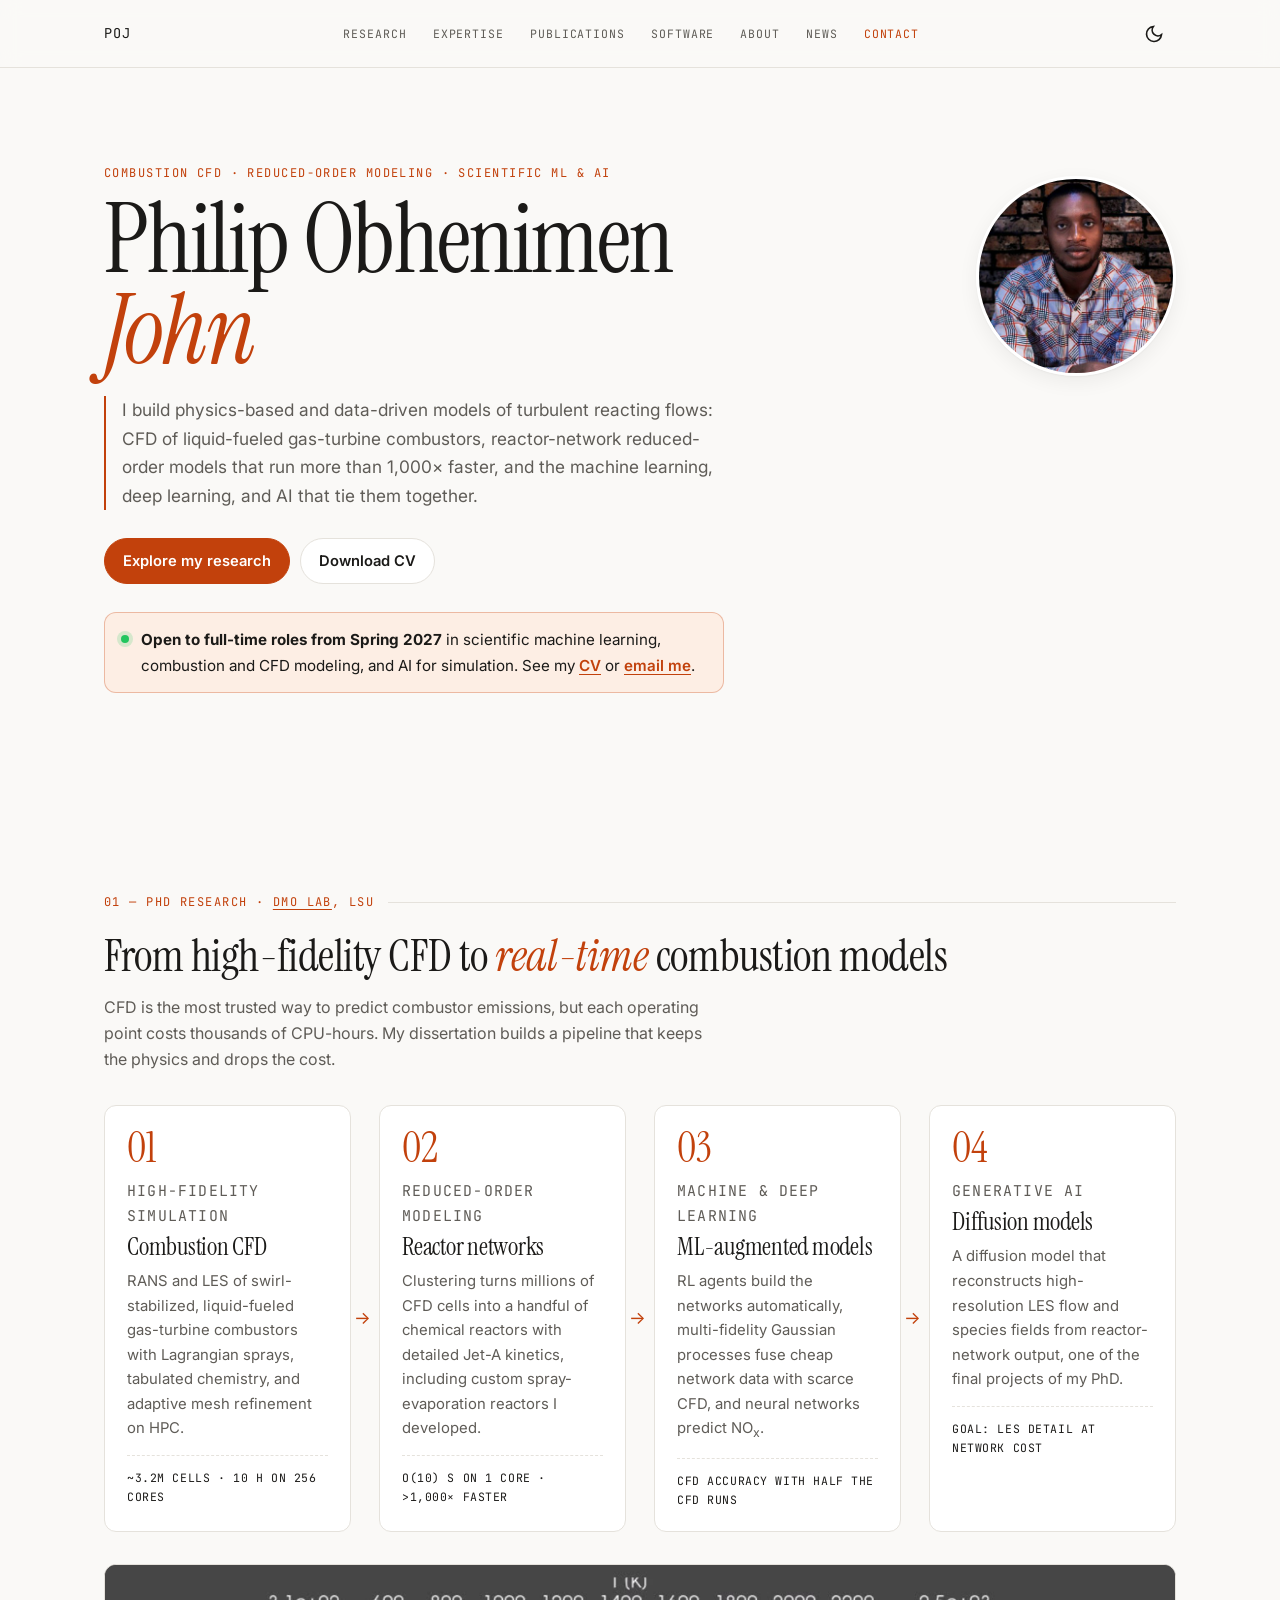
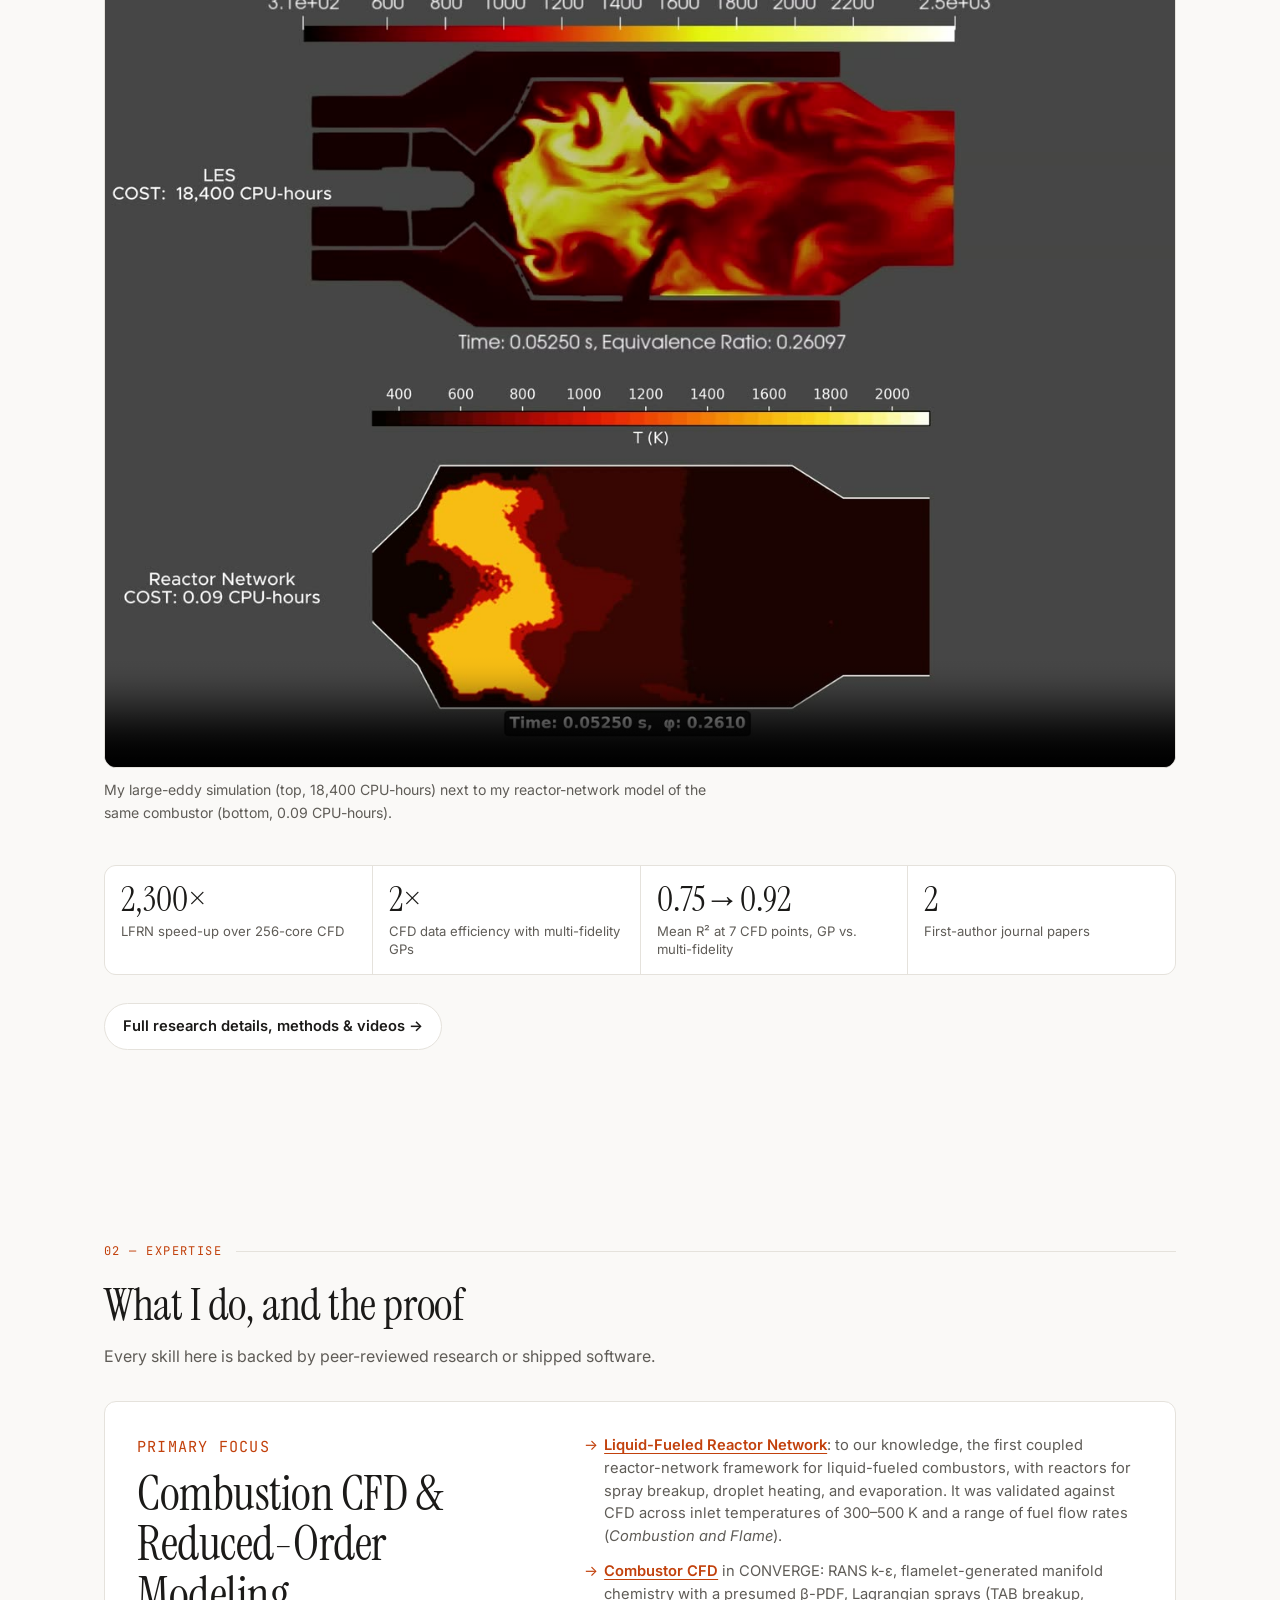
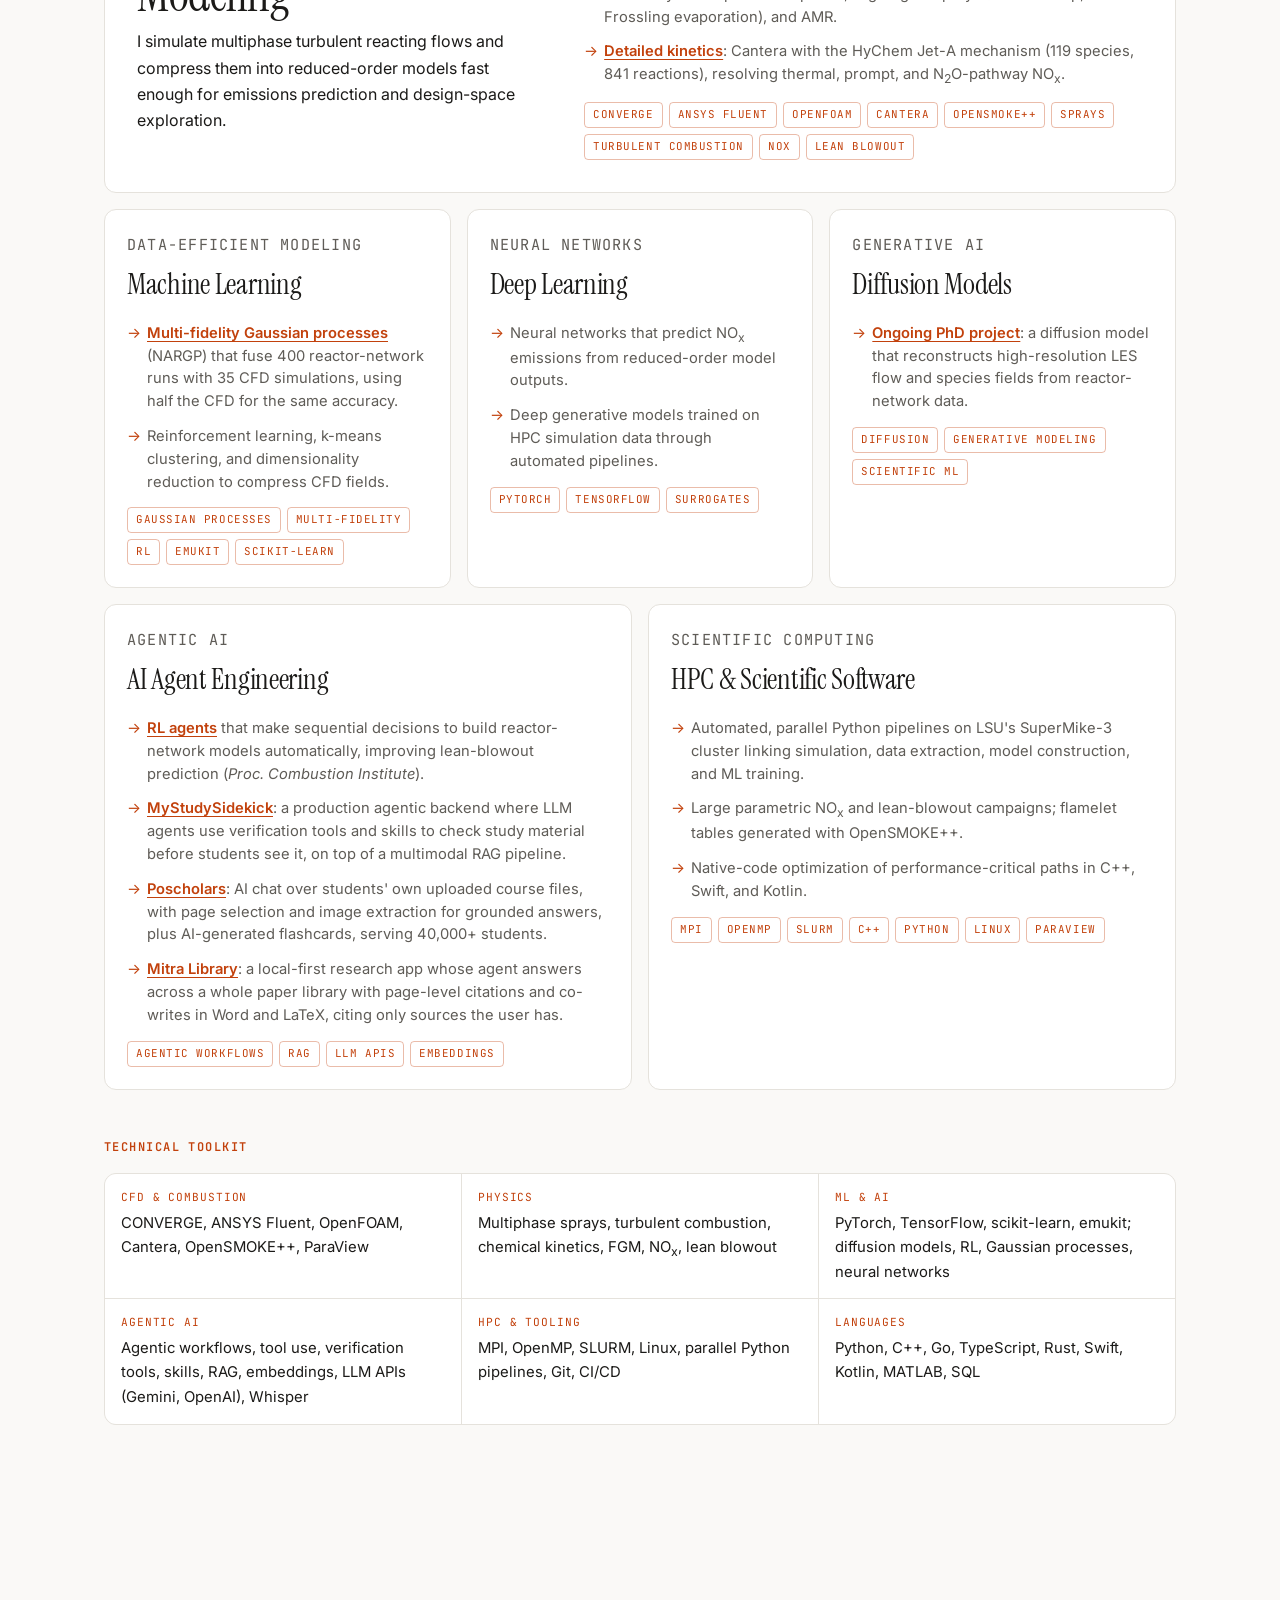
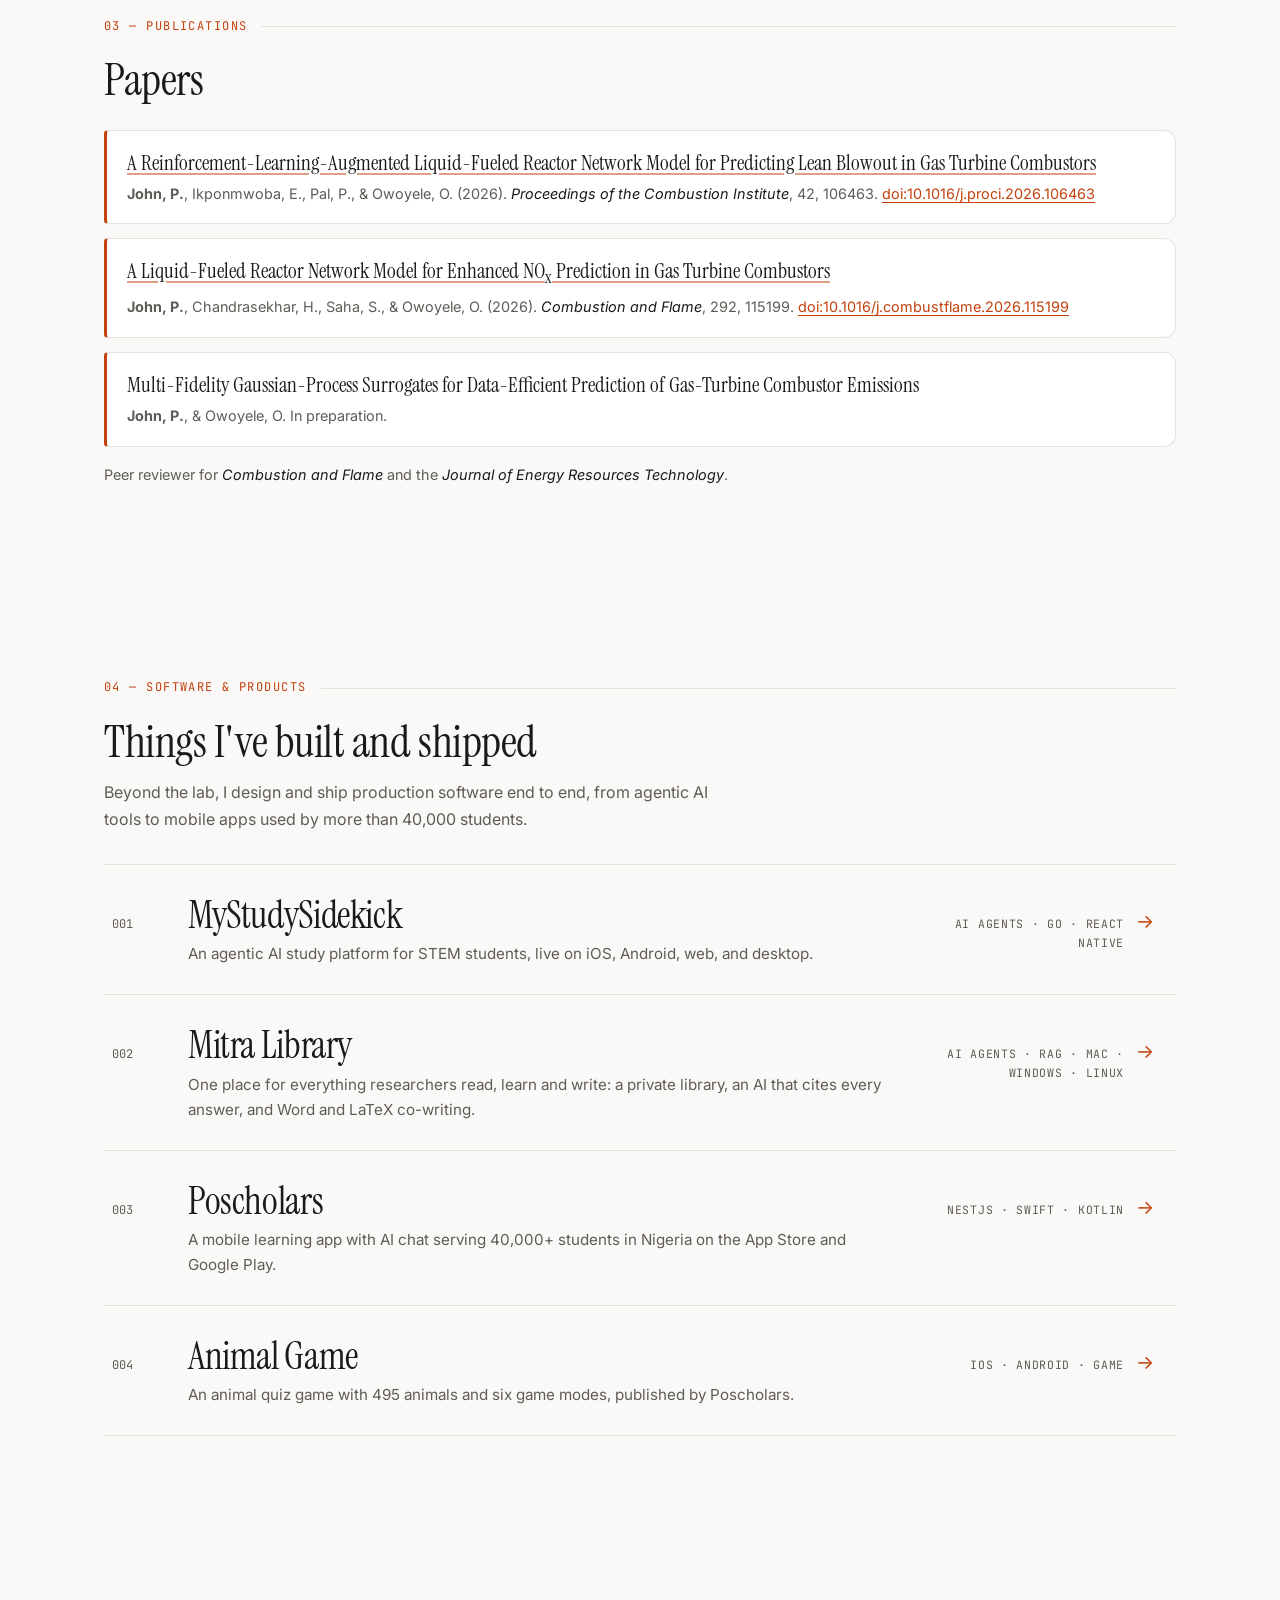
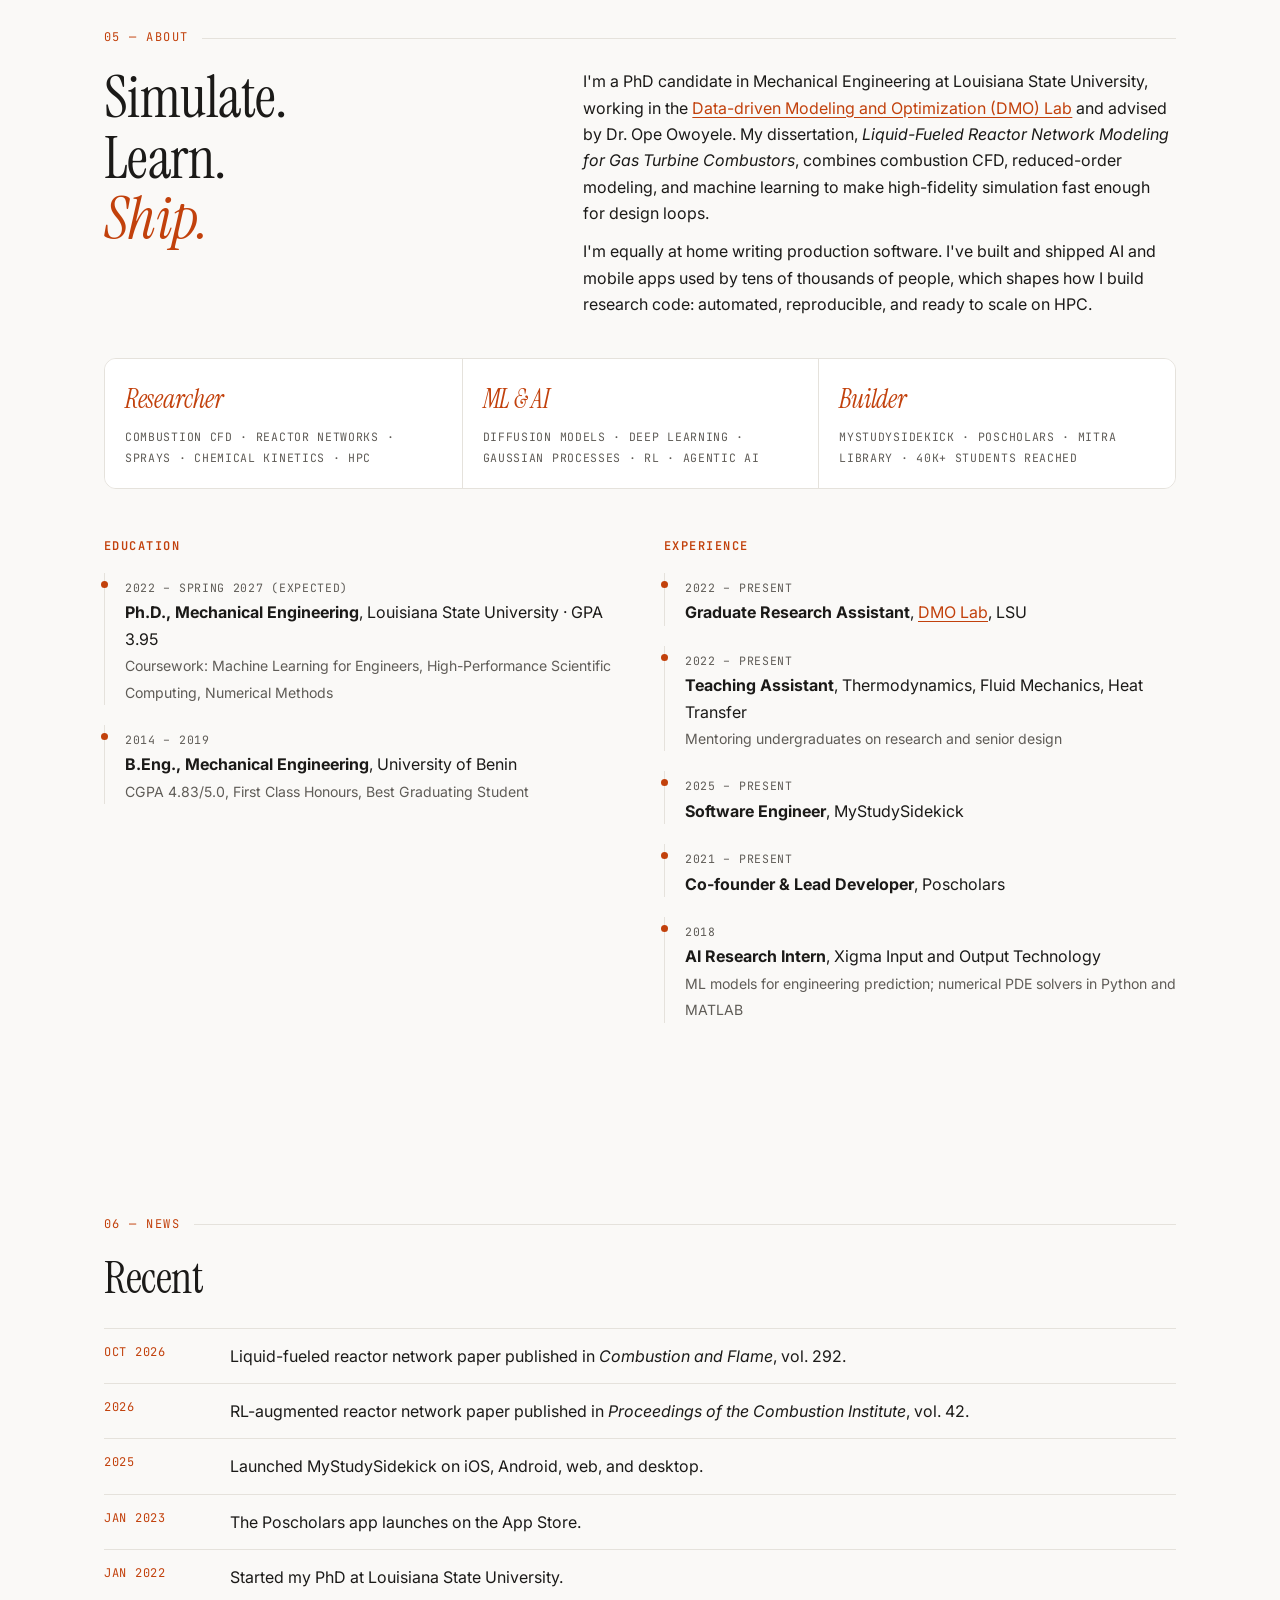
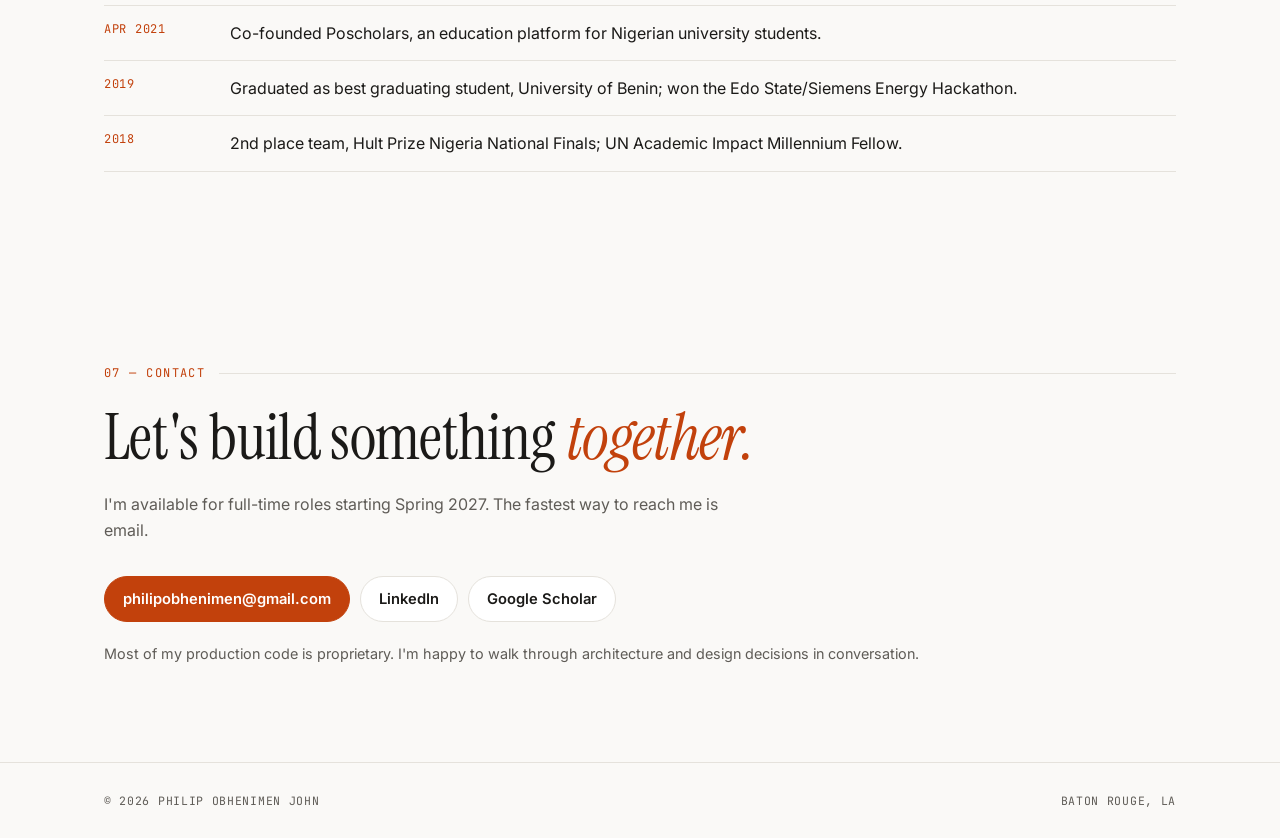
<file: index.html>
<!doctype html>
<html lang="en">
<head>
  <meta charset="utf-8">
  <meta name="viewport" content="width=device-width, initial-scale=1">
  <title>Philip Obhenimen John — Combustion CFD, Reduced-Order Modeling &amp; Scientific ML</title>
  <meta name="description" content="PhD researcher in combustion simulation and scientific machine learning: CFD of multiphase turbulent reacting flows, reactor-network reduced-order models, and the deep learning, diffusion models, and agentic AI that accelerate them.">
  <meta name="keywords" content="combustion CFD, reduced-order modeling, reactor networks, scientific machine learning, multi-fidelity modeling, Gaussian processes, diffusion models, deep learning, reinforcement learning, agentic AI, CONVERGE, OpenFOAM, ANSYS Fluent, Cantera, sprays, gas turbine, HPC">
  <meta name="theme-color" content="#c2410c">
  <link rel="icon" href="data:image/svg+xml,%3Csvg xmlns=%27http://www.w3.org/2000/svg%27 viewBox=%270 0 64 64%27%3E%3Crect width=%2764%27 height=%2764%27 rx=%2714%27 fill=%27%23c2410c%27/%3E%3Ctext x=%2732%27 y=%2742%27 font-family=%27Georgia,serif%27 font-size=%2728%27 font-style=%27italic%27 text-anchor=%27middle%27 fill=%27white%27%3EPJ%3C/text%3E%3C/svg%3E">

  <!-- Social preview -->
  <meta property="og:title" content="Philip Obhenimen John — Combustion CFD &amp; Scientific ML">
  <meta property="og:description" content="Physics-based and data-driven combustion modeling: CFD, reactor-network ROMs, and ML/DL/AI that make them 1,000× faster. Plus production AI apps.">
  <meta property="og:image" content="https://johnphilip.dev/assets/img/les-vs-reactor-network-poster.jpg">
  <meta property="og:url" content="https://johnphilip.dev/">
  <meta property="og:site_name" content="Philip Obhenimen John">
  <meta name="twitter:card" content="summary_large_image">
  <link rel="canonical" href="https://johnphilip.dev/">
  <meta property="og:type" content="website">

  <!-- Apply saved theme before paint to avoid a flash -->
  <script>try{var t=localStorage.getItem("theme");if(t)document.documentElement.dataset.theme=t}catch(e){}</script>
  <link rel="preconnect" href="https://fonts.googleapis.com">
  <link rel="preconnect" href="https://fonts.gstatic.com" crossorigin>
  <link rel="stylesheet" href="https://fonts.googleapis.com/css2?family=Instrument+Serif:ital@0;1&family=Inter:wght@400;500;600&family=JetBrains+Mono:wght@400;500&display=swap">
  <link rel="stylesheet" href="css/styles.css">
  <script src="js/main.js" defer></script>
</head>
<body>
  <a class="skip-link" href="#main">Skip to content</a>

  <header class="site-header">
    <nav class="nav container" aria-label="Primary">
      <a class="brand" href="index.html">POJ</a>
      <ul class="nav-links" id="nav-links">
        <li><a href="#research">Research</a></li>
        <li><a href="#expertise">Expertise</a></li>
        <li><a href="#publications">Publications</a></li>
        <li><a href="#projects">Software</a></li>
        <li><a href="#about">About</a></li>
        <li><a href="#news">News</a></li>
        <li><a href="#contact">Contact</a></li>
      </ul>
      <div class="nav-actions">
        <button class="icon-btn theme-toggle" type="button" aria-label="Toggle dark mode">
          <svg class="theme-icon-light" viewBox="0 0 24 24" fill="none" stroke="currentColor" stroke-width="2" stroke-linecap="round" aria-hidden="true"><path d="M21 12.8A9 9 0 1 1 11.2 3a7 7 0 0 0 9.8 9.8z"/></svg>
          <svg class="theme-icon-dark" viewBox="0 0 24 24" fill="none" stroke="currentColor" stroke-width="2" stroke-linecap="round" aria-hidden="true"><circle cx="12" cy="12" r="4"/><path d="M12 2v2M12 20v2M4.9 4.9l1.4 1.4M17.7 17.7l1.4 1.4M2 12h2M20 12h2M4.9 19.1l1.4-1.4M17.7 6.3l1.4-1.4"/></svg>
        </button>
        <button class="icon-btn menu-toggle" type="button" aria-controls="nav-links" aria-expanded="false" aria-label="Open menu">
          <svg viewBox="0 0 24 24" fill="none" stroke="currentColor" stroke-width="2" stroke-linecap="round" aria-hidden="true"><path d="M4 7h16M4 12h16M4 17h16"/></svg>
        </button>
      </div>
    </nav>
  </header>

  <main id="main">
    <!-- ================= HERO ================= -->
    <section class="hero">
      <div class="container hero-inner">
        <img class="hero-photo" src="assets/img/profile.jpeg" alt="Portrait of Philip Obhenimen John" width="200" height="200">
        <div>
          <p class="eyebrow">Combustion CFD · Reduced-Order Modeling · Scientific ML &amp; AI</p>
          <h1>Philip Obhenimen <em>John</em></h1>
          <p class="hero-tagline">
            I build physics-based and data-driven models of turbulent reacting flows: CFD of
            liquid-fueled gas-turbine combustors, reactor-network reduced-order models that run
            more than 1,000× faster, and the machine learning, deep learning, and AI that tie them together.
          </p>
          <div class="hero-cta">
            <a class="btn btn-primary" href="#research">Explore my research</a>
            <a class="btn" href="assets/docs/Philip_Obhenimen_John_CV.pdf" target="_blank" rel="noopener">Download CV</a>
          </div>
          <div class="callout">
            <span class="callout-dot" aria-hidden="true"></span>
            <p>
              <strong>Open to full-time roles from Spring 2027</strong>
              in scientific machine learning, combustion and CFD modeling, and AI for simulation.
              See my <a href="assets/docs/Philip_Obhenimen_John_CV.pdf" target="_blank" rel="noopener">CV</a>
              or <a href="mailto:philipobhenimen@gmail.com">email me</a>.
            </p>
          </div>
        </div>
      </div>
    </section>

    <!-- ================= 01 RESEARCH ================= -->
    <section class="section" id="research">
      <div class="container">
        <p class="section-label"><span>01 — PhD Research · <a href="https://dmo-lab.com/" target="_blank" rel="noopener">DMO Lab</a>, LSU</span></p>
        <h2 class="section-title">From high-fidelity CFD to <em class="accent">real-time</em> combustion models</h2>
        <p class="section-lead">
          CFD is the most trusted way to predict combustor emissions, but each operating point costs
          thousands of CPU-hours. My dissertation builds a pipeline that keeps the physics and drops the cost.
        </p>

        <ol class="pipeline">
          <li class="step reveal">
            <span class="step-num">01</span>
            <p class="card-meta">High-fidelity simulation</p>
            <h3>Combustion CFD</h3>
            <p>RANS and LES of swirl-stabilized, liquid-fueled gas-turbine combustors with Lagrangian sprays, tabulated chemistry, and adaptive mesh refinement on HPC.</p>
            <p class="step-metric">~3.2M cells · 10 h on 256 cores</p>
          </li>
          <li class="step reveal">
            <span class="step-num">02</span>
            <p class="card-meta">Reduced-order modeling</p>
            <h3>Reactor networks</h3>
            <p>Clustering turns millions of CFD cells into a handful of chemical reactors with detailed Jet-A kinetics, including custom spray-evaporation reactors I developed.</p>
            <p class="step-metric">O(10) s on 1 core · &gt;1,000× faster</p>
          </li>
          <li class="step reveal">
            <span class="step-num">03</span>
            <p class="card-meta">Machine &amp; deep learning</p>
            <h3>ML-augmented models</h3>
            <p>RL agents build the networks automatically, multi-fidelity Gaussian processes fuse cheap network data with scarce CFD, and neural networks predict NO<sub>x</sub>.</p>
            <p class="step-metric">CFD accuracy with half the CFD runs</p>
          </li>
          <li class="step reveal">
            <span class="step-num">04</span>
            <p class="card-meta">Generative AI</p>
            <h3>Diffusion models</h3>
            <p>A diffusion model that reconstructs high-resolution LES flow and species fields from reactor-network output, one of the final projects of my PhD.</p>
            <p class="step-metric">Goal: LES detail at network cost</p>
          </li>
        </ol>

        <figure class="media-figure reveal">
          <video src="assets/video/les-vs-reactor-network.mp4" poster="assets/img/les-vs-reactor-network-poster.jpg"
                 width="1280" height="960" data-autoplay muted loop playsinline preload="none"
                 aria-label="Side-by-side temperature fields from a large-eddy simulation and a reactor network model"></video>
          <figcaption>
            My large-eddy simulation (top, 18,400 CPU-hours) next to my reactor-network model of the same
            combustor (bottom, 0.09 CPU-hours).
          </figcaption>
        </figure>

        <div class="stats reveal">
          <div class="stat"><div class="stat-num">2,300×</div><div class="stat-label">LFRN speed-up over 256-core CFD</div></div>
          <div class="stat"><div class="stat-num">2×</div><div class="stat-label">CFD data efficiency with multi-fidelity GPs</div></div>
          <div class="stat"><div class="stat-num">0.75→0.92</div><div class="stat-label">Mean R² at 7 CFD points, GP vs. multi-fidelity</div></div>
          <div class="stat"><div class="stat-num">2</div><div class="stat-label">First-author journal papers</div></div>
        </div>

        <p style="margin-top:28px"><a class="btn" href="research.html">Full research details, methods &amp; videos →</a></p>
      </div>
    </section>

    <!-- ================= 02 EXPERTISE ================= -->
    <section class="section" id="expertise">
      <div class="container">
        <p class="section-label">02 — Expertise</p>
        <h2 class="section-title">What I do, and the proof</h2>
        <p class="section-lead">Every skill here is backed by peer-reviewed research or shipped software.</p>

        <div class="expertise">
          <article class="card skill skill-featured reveal">
            <div>
              <p class="card-meta">Primary focus</p>
              <h3>Combustion CFD &amp; Reduced-Order Modeling</h3>
              <p class="skill-lead">
                I simulate multiphase turbulent reacting flows and compress them into reduced-order
                models fast enough for emissions prediction and design-space exploration.
              </p>
            </div>
            <div>
              <ul class="proof">
                <li><a href="research.html#lfrn">Liquid-Fueled Reactor Network</a>: to our knowledge, the first coupled reactor-network framework for liquid-fueled combustors, with reactors for spray breakup, droplet heating, and evaporation. It was validated against CFD across inlet temperatures of 300–500 K and a range of fuel flow rates (<em>Combustion and Flame</em>).</li>
                <li><a href="research.html#cfd">Combustor CFD</a> in CONVERGE: RANS k-ε, flamelet-generated manifold chemistry with a presumed β-PDF, Lagrangian sprays (TAB breakup, Frossling evaporation), and AMR.</li>
                <li><a href="research.html#lfrn">Detailed kinetics</a>: Cantera with the HyChem Jet-A mechanism (119 species, 841 reactions), resolving thermal, prompt, and N<sub>2</sub>O-pathway NO<sub>x</sub>.</li>
              </ul>
              <ul class="tags"><li class="tag">CONVERGE</li><li class="tag">ANSYS Fluent</li><li class="tag">OpenFOAM</li><li class="tag">Cantera</li><li class="tag">OpenSMOKE++</li><li class="tag">Sprays</li><li class="tag">Turbulent combustion</li><li class="tag">NOx</li><li class="tag">Lean blowout</li></ul>
            </div>
          </article>

          <article class="card skill reveal">
            <p class="card-meta">Data-efficient modeling</p>
            <h3>Machine Learning</h3>
            <ul class="proof">
              <li><a href="research.html#mfgp">Multi-fidelity Gaussian processes</a> (NARGP) that fuse 400 reactor-network runs with 35 CFD simulations, using half the CFD for the same accuracy.</li>
              <li>Reinforcement learning, k-means clustering, and dimensionality reduction to compress CFD fields.</li>
            </ul>
            <ul class="tags"><li class="tag">Gaussian processes</li><li class="tag">Multi-fidelity</li><li class="tag">RL</li><li class="tag">emukit</li><li class="tag">scikit-learn</li></ul>
          </article>

          <article class="card skill reveal">
            <p class="card-meta">Neural networks</p>
            <h3>Deep Learning</h3>
            <ul class="proof">
              <li>Neural networks that predict NO<sub>x</sub> emissions from reduced-order model outputs.</li>
              <li>Deep generative models trained on HPC simulation data through automated pipelines.</li>
            </ul>
            <ul class="tags"><li class="tag">PyTorch</li><li class="tag">TensorFlow</li><li class="tag">Surrogates</li></ul>
          </article>

          <article class="card skill reveal">
            <p class="card-meta">Generative AI</p>
            <h3>Diffusion Models</h3>
            <ul class="proof">
              <li><a href="research.html#diffusion">Ongoing PhD project</a>: a diffusion model that reconstructs high-resolution LES flow and species fields from reactor-network data.</li>
            </ul>
            <ul class="tags"><li class="tag">Diffusion</li><li class="tag">Generative modeling</li><li class="tag">Scientific ML</li></ul>
          </article>

          <article class="card skill skill-wide reveal">
            <p class="card-meta">Agentic AI</p>
            <h3>AI Agent Engineering</h3>
            <ul class="proof">
              <li><a href="research.html#rl">RL agents</a> that make sequential decisions to build reactor-network models automatically, improving lean-blowout prediction (<em>Proc. Combustion Institute</em>).</li>
              <li><a href="projects/mystudysidekick.html">MyStudySidekick</a>: a production agentic backend where LLM agents use verification tools and skills to check study material before students see it, on top of a multimodal RAG pipeline.</li>
              <li><a href="projects/poscholars.html">Poscholars</a>: AI chat over students' own uploaded course files, with page selection and image extraction for grounded answers, plus AI-generated flashcards, serving 40,000+ students.</li>
              <li><a href="projects/mitralibrary.html">Mitra Library</a>: a local-first research app whose agent answers across a whole paper library with page-level citations and co-writes in Word and LaTeX, citing only sources the user has.</li>
            </ul>
            <ul class="tags"><li class="tag">Agentic workflows</li><li class="tag">RAG</li><li class="tag">LLM APIs</li><li class="tag">Embeddings</li></ul>
          </article>

          <article class="card skill skill-wide reveal">
            <p class="card-meta">Scientific computing</p>
            <h3>HPC &amp; Scientific Software</h3>
            <ul class="proof">
              <li>Automated, parallel Python pipelines on LSU's SuperMike-3 cluster linking simulation, data extraction, model construction, and ML training.</li>
              <li>Large parametric NO<sub>x</sub> and lean-blowout campaigns; flamelet tables generated with OpenSMOKE++.</li>
              <li>Native-code optimization of performance-critical paths in C++, Swift, and Kotlin.</li>
            </ul>
            <ul class="tags"><li class="tag">MPI</li><li class="tag">OpenMP</li><li class="tag">SLURM</li><li class="tag">C++</li><li class="tag">Python</li><li class="tag">Linux</li><li class="tag">ParaView</li></ul>
          </article>
        </div>

        <h3 class="eyebrow" style="margin-top:48px">Technical toolkit</h3>
        <dl class="toolkit reveal">
          <div><dt>CFD &amp; combustion</dt><dd>CONVERGE, ANSYS Fluent, OpenFOAM, Cantera, OpenSMOKE++, ParaView</dd></div>
          <div><dt>Physics</dt><dd>Multiphase sprays, turbulent combustion, chemical kinetics, FGM, NO<sub>x</sub>, lean blowout</dd></div>
          <div><dt>ML &amp; AI</dt><dd>PyTorch, TensorFlow, scikit-learn, emukit; diffusion models, RL, Gaussian processes, neural networks</dd></div>
          <div><dt>Agentic AI</dt><dd>Agentic workflows, tool use, verification tools, skills, RAG, embeddings, LLM APIs (Gemini, OpenAI), Whisper</dd></div>
          <div><dt>HPC &amp; tooling</dt><dd>MPI, OpenMP, SLURM, Linux, parallel Python pipelines, Git, CI/CD</dd></div>
          <div><dt>Languages</dt><dd>Python, C++, Go, TypeScript, Rust, Swift, Kotlin, MATLAB, SQL</dd></div>
        </dl>
      </div>
    </section>

    <!-- ================= 03 PUBLICATIONS ================= -->
    <section class="section" id="publications">
      <div class="container">
        <p class="section-label">03 — Publications</p>
        <h2 class="section-title">Papers</h2>
        <ol class="pubs" style="margin-top:24px">
          <li class="pub reveal">
            <div class="pub-title"><a href="https://doi.org/10.1016/j.proci.2026.106463" target="_blank" rel="noopener">A Reinforcement-Learning-Augmented Liquid-Fueled Reactor Network Model for Predicting Lean Blowout in Gas Turbine Combustors</a></div>
            <div class="pub-meta"><strong>John, P.</strong>, Ikponmwoba, E., Pal, P., &amp; Owoyele, O. (2026). <em>Proceedings of the Combustion Institute</em>, 42, 106463. <a href="https://doi.org/10.1016/j.proci.2026.106463" target="_blank" rel="noopener">doi:10.1016/j.proci.2026.106463</a></div>
          </li>
          <li class="pub reveal">
            <div class="pub-title"><a href="https://doi.org/10.1016/j.combustflame.2026.115199" target="_blank" rel="noopener">A Liquid-Fueled Reactor Network Model for Enhanced NO<sub>x</sub> Prediction in Gas Turbine Combustors</a></div>
            <div class="pub-meta"><strong>John, P.</strong>, Chandrasekhar, H., Saha, S., &amp; Owoyele, O. (2026). <em>Combustion and Flame</em>, 292, 115199. <a href="https://doi.org/10.1016/j.combustflame.2026.115199" target="_blank" rel="noopener">doi:10.1016/j.combustflame.2026.115199</a></div>
          </li>
          <li class="pub reveal">
            <div class="pub-title">Multi-Fidelity Gaussian-Process Surrogates for Data-Efficient Prediction of Gas-Turbine Combustor Emissions</div>
            <div class="pub-meta"><strong>John, P.</strong>, &amp; Owoyele, O. In preparation.</div>
          </li>
        </ol>
        <p class="pub-meta" style="margin-top:16px">Peer reviewer for <em>Combustion and Flame</em> and the <em>Journal of Energy Resources Technology</em>.</p>
      </div>
    </section>

    <!-- ================= 04 SOFTWARE ================= -->
    <section class="section" id="projects">
      <div class="container">
        <p class="section-label">04 — Software &amp; Products</p>
        <h2 class="section-title">Things I've built and shipped</h2>
        <p class="section-lead">
          Beyond the lab, I design and ship production software end to end, from agentic AI tools to
          mobile apps used by more than 40,000 students.
        </p>

        <ol class="project-list">
          <li>
            <a class="project-row reveal" href="projects/mystudysidekick.html">
              <span class="project-num">001</span>
              <div>
                <h3>MyStudySidekick</h3>
                <p>An agentic AI study platform for STEM students, live on iOS, Android, web, and desktop.</p>
              </div>
              <span class="project-side">AI agents · Go · React Native</span>
              <span class="project-arrow" aria-hidden="true">→</span>
            </a>
          </li>
          <li>
            <a class="project-row reveal" href="projects/mitralibrary.html">
              <span class="project-num">002</span>
              <div>
                <h3>Mitra Library</h3>
                <p>One place for everything researchers read, learn and write: a private library, an AI that cites every answer, and Word and LaTeX co-writing.</p>
              </div>
              <span class="project-side">AI agents · RAG · Mac · Windows · Linux</span>
              <span class="project-arrow" aria-hidden="true">→</span>
            </a>
          </li>
          <li>
            <a class="project-row reveal" href="projects/poscholars.html">
              <span class="project-num">003</span>
              <div>
                <h3>Poscholars</h3>
                <p>A mobile learning app with AI chat serving 40,000+ students in Nigeria on the App Store and Google Play.</p>
              </div>
              <span class="project-side">NestJS · Swift · Kotlin</span>
              <span class="project-arrow" aria-hidden="true">→</span>
            </a>
          </li>
          <li>
            <a class="project-row reveal" href="projects/animal-game.html">
              <span class="project-num">004</span>
              <div>
                <h3>Animal Game</h3>
                <p>An animal quiz game with 495 animals and six game modes, published by Poscholars.</p>
              </div>
              <span class="project-side">iOS · Android · Game</span>
              <span class="project-arrow" aria-hidden="true">→</span>
            </a>
          </li>

        </ol>
      </div>
    </section>

    <!-- ================= 05 ABOUT ================= -->
    <section class="section" id="about">
      <div class="container">
        <p class="section-label">05 — About</p>
        <div class="about-grid">
          <h2 class="statement reveal">Simulate.<br>Learn.<br><em>Ship.</em></h2>
          <div class="prose reveal">
            <p>
              I'm a PhD candidate in Mechanical Engineering at Louisiana State University, working in the
              <a href="https://dmo-lab.com/" target="_blank" rel="noopener">Data-driven Modeling and Optimization (DMO) Lab</a> and advised by
              Dr. Ope Owoyele. My dissertation, <em>Liquid-Fueled Reactor Network Modeling for Gas Turbine
              Combustors</em>, combines combustion CFD, reduced-order modeling, and machine learning to make
              high-fidelity simulation fast enough for design loops.
            </p>
            <p>
              I'm equally at home writing production software. I've built and shipped AI and mobile
              apps used by tens of thousands of people, which shapes how I build research code:
              automated, reproducible, and ready to scale on HPC.
            </p>
          </div>
        </div>

        <div class="pillars reveal">
          <div class="pillar">
            <h3>Researcher</h3>
            <p>Combustion CFD · Reactor networks · Sprays · Chemical kinetics · HPC</p>
          </div>
          <div class="pillar">
            <h3>ML &amp; AI</h3>
            <p>Diffusion models · Deep learning · Gaussian processes · RL · Agentic AI</p>
          </div>
          <div class="pillar">
            <h3>Builder</h3>
            <p>MyStudySidekick · Poscholars · Mitra Library · 40k+ students reached</p>
          </div>
        </div>

        <div class="about-cols">
          <div>
            <h3 class="eyebrow" style="margin-top:48px">Education</h3>
            <ol class="timeline reveal" style="margin-top:16px">
              <li><span class="timeline-date">2022 – Spring 2027 (expected)</span><br><strong>Ph.D., Mechanical Engineering</strong>, Louisiana State University · GPA 3.95<br><span class="timeline-note">Coursework: Machine Learning for Engineers, High-Performance Scientific Computing, Numerical Methods</span></li>
              <li><span class="timeline-date">2014 – 2019</span><br><strong>B.Eng., Mechanical Engineering</strong>, University of Benin<br><span class="timeline-note">CGPA 4.83/5.0, First Class Honours, Best Graduating Student</span></li>
            </ol>
          </div>
          <div>
            <h3 class="eyebrow" style="margin-top:48px">Experience</h3>
            <ol class="timeline reveal" style="margin-top:16px">
              <li><span class="timeline-date">2022 – Present</span><br><strong>Graduate Research Assistant</strong>, <a href="https://dmo-lab.com/" target="_blank" rel="noopener">DMO Lab</a>, LSU</li>
              <li><span class="timeline-date">2022 – Present</span><br><strong>Teaching Assistant</strong>, Thermodynamics, Fluid Mechanics, Heat Transfer<br><span class="timeline-note">Mentoring undergraduates on research and senior design</span></li>
              <li><span class="timeline-date">2025 – Present</span><br><strong>Software Engineer</strong>, MyStudySidekick</li>
              <li><span class="timeline-date">2021 – Present</span><br><strong>Co-founder &amp; Lead Developer</strong>, Poscholars</li>
              <li><span class="timeline-date">2018</span><br><strong>AI Research Intern</strong>, Xigma Input and Output Technology<br><span class="timeline-note">ML models for engineering prediction; numerical PDE solvers in Python and MATLAB</span></li>
            </ol>
          </div>
        </div>
      </div>
    </section>

    <!-- ================= 06 NEWS ================= -->
    <section class="section" id="news">
      <div class="container">
        <p class="section-label">06 — News</p>
        <h2 class="section-title">Recent</h2>
        <!-- Newest first. TODO: refine to month precision where you know it. -->
        <ol class="news reveal" style="margin-top:24px">
          <li><time>Oct 2026</time><p>Liquid-fueled reactor network paper published in <em>Combustion and Flame</em>, vol. 292.</p></li>
          <li><time>2026</time><p>RL-augmented reactor network paper published in <em>Proceedings of the Combustion Institute</em>, vol. 42.</p></li>
          <li><time>2025</time><p>Launched MyStudySidekick on iOS, Android, web, and desktop.</p></li>
          <li><time>Jan 2023</time><p>The Poscholars app launches on the App Store.</p></li>
          <li><time>Jan 2022</time><p>Started my PhD at Louisiana State University.</p></li>
          <li><time>Apr 2021</time><p>Co-founded Poscholars, an education platform for Nigerian university students.</p></li>
          <li><time>2019</time><p>Graduated as best graduating student, University of Benin; won the Edo State/Siemens Energy Hackathon.</p></li>
          <li><time>2018</time><p>2nd place team, Hult Prize Nigeria National Finals; UN Academic Impact Millennium Fellow.</p></li>
        </ol>
      </div>
    </section>

    <!-- ================= 07 CONTACT ================= -->
    <section class="section" id="contact">
      <div class="container">
        <p class="section-label">07 — Contact</p>
        <h2 class="contact-big">Let's build something <em>together.</em></h2>
        <p class="section-lead">I'm available for full-time roles starting Spring 2027. The fastest way to reach me is email.</p>
        <div class="contact-links">
          <a class="btn btn-primary" href="mailto:philipobhenimen@gmail.com">philipobhenimen@gmail.com</a>
          <a class="btn" href="https://www.linkedin.com/in/john-philip-691905167/" target="_blank" rel="noopener">LinkedIn</a>
          <a class="btn" href="https://scholar.google.com/citations?user=fSWBA-IAAAAJ&amp;hl=en" target="_blank" rel="noopener">Google Scholar</a>
        </div>
        <p class="pub-meta" style="margin-top:20px">Most of my production code is proprietary. I'm happy to walk through architecture and design decisions in conversation.</p>
      </div>
    </section>
  </main>

  <footer class="site-footer">
    <div class="container">
      <span>© <span data-year>2026</span> Philip Obhenimen John</span>
      <span>Baton Rouge, LA</span>
    </div>
  </footer>
</body>
</html>
</file>
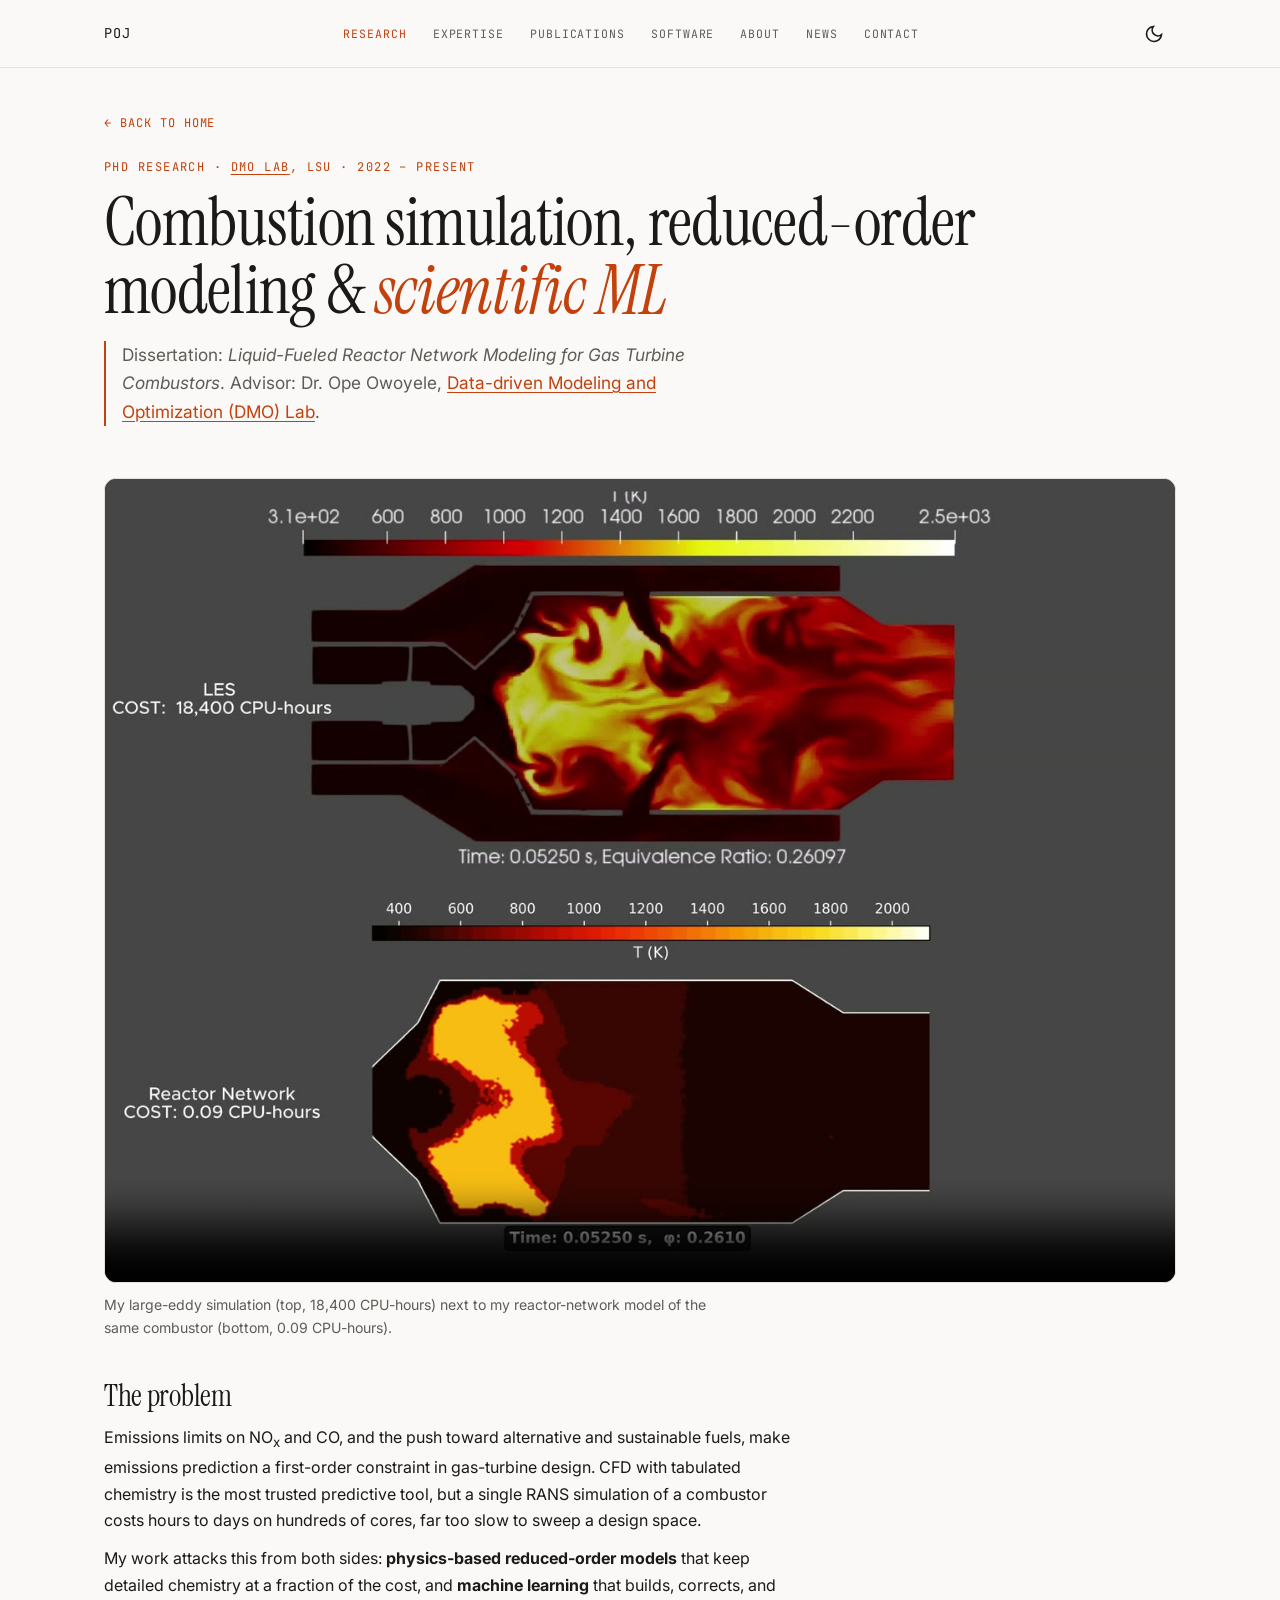
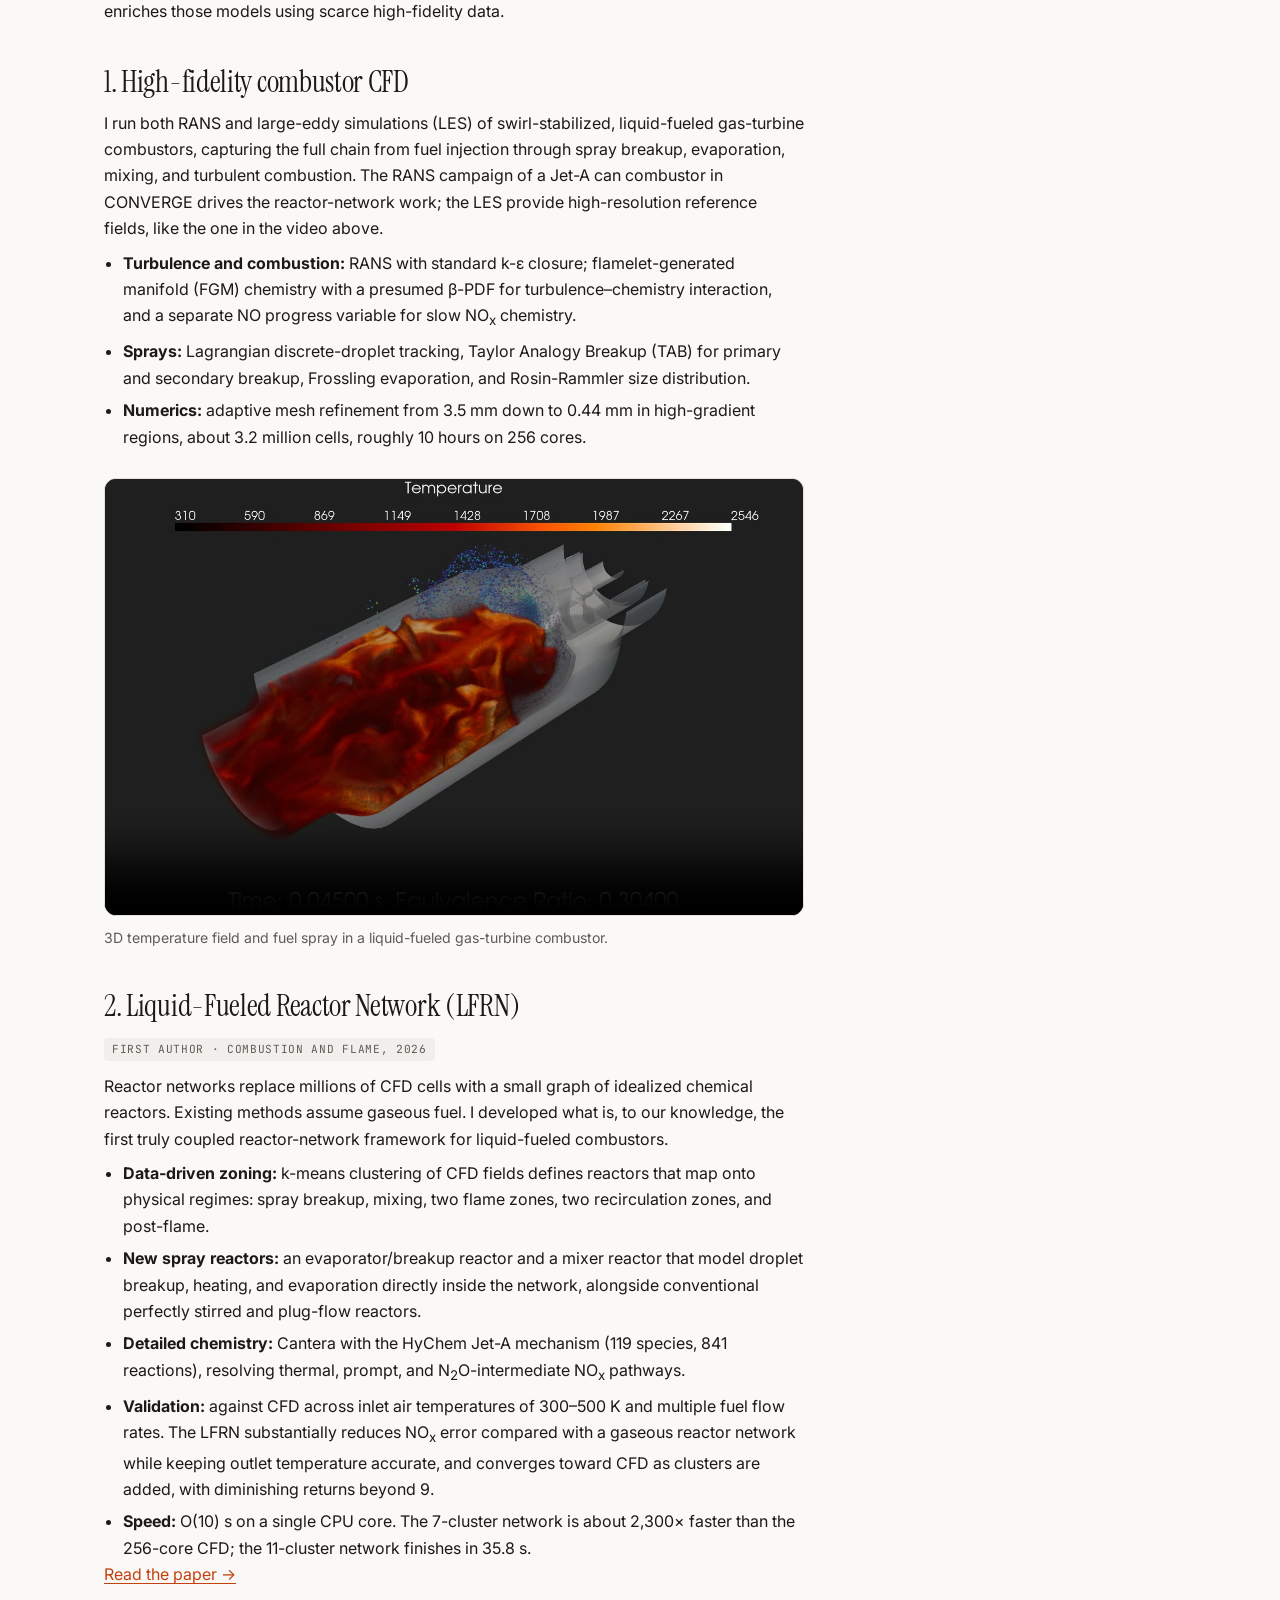
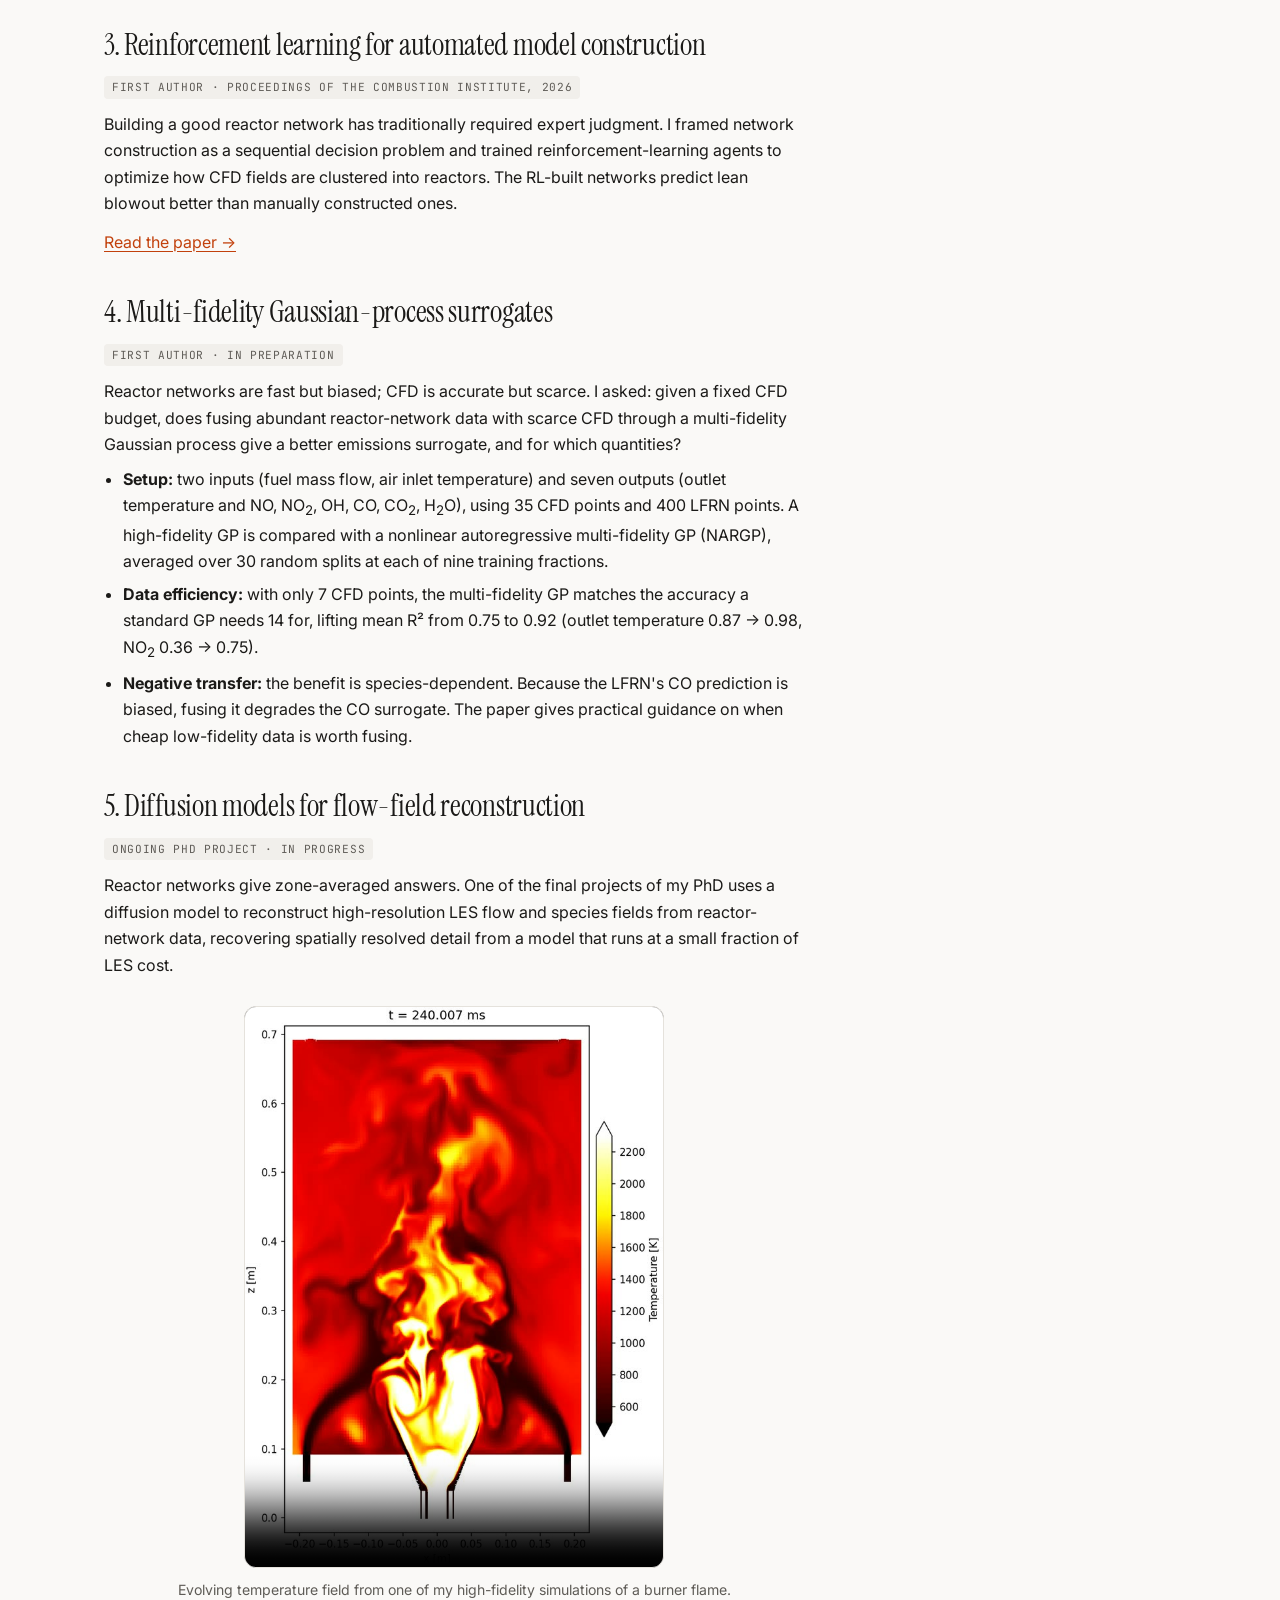
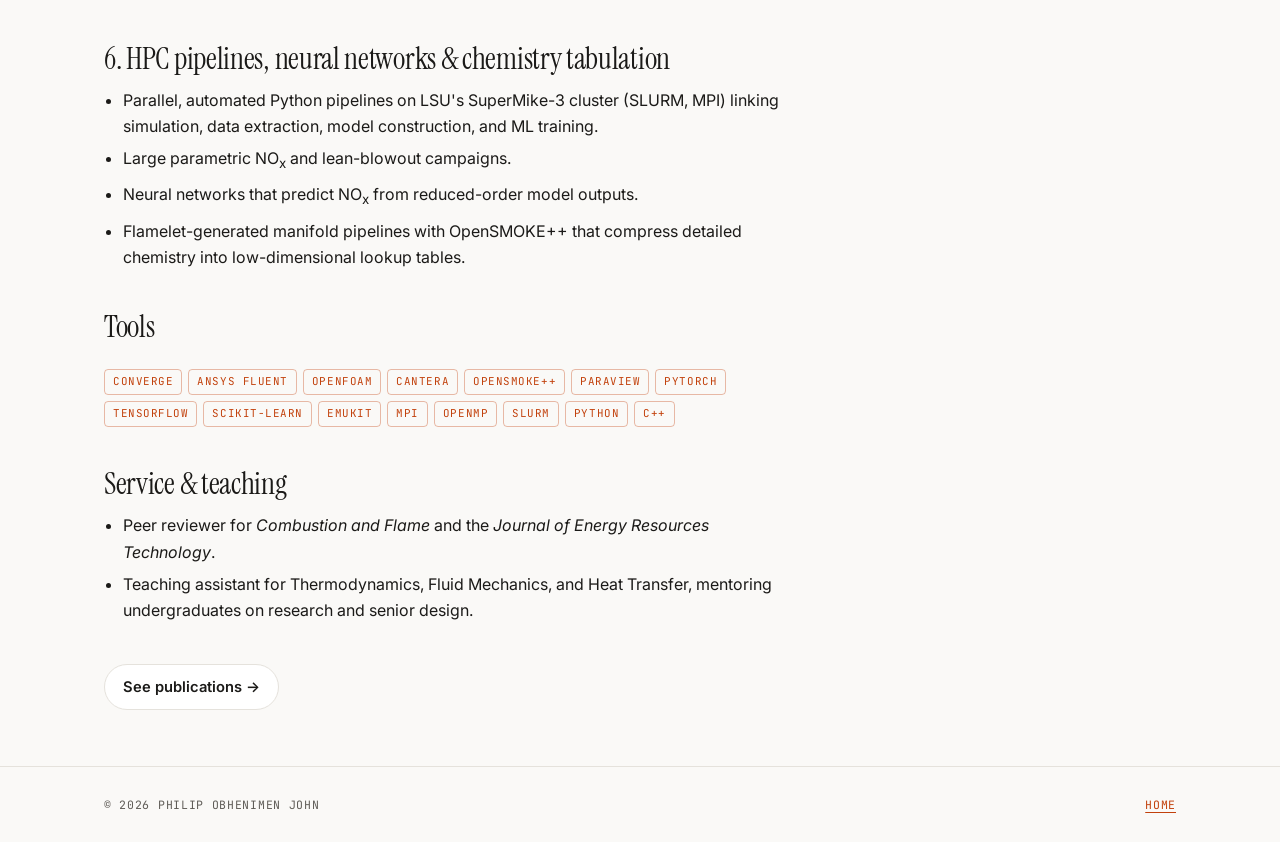
<file: research.html>
<!doctype html>
<html lang="en">
<head>
  <meta charset="utf-8">
  <meta name="viewport" content="width=device-width, initial-scale=1">
  <title>Research: Combustion CFD, Reduced-Order Modeling &amp; Scientific ML — Philip Obhenimen John</title>
  <meta name="description" content="PhD research: CFD of liquid-fueled gas-turbine combustors, liquid-fueled reactor networks (LFRN), reinforcement learning, multi-fidelity Gaussian processes, and diffusion models for combustion.">
  <link rel="canonical" href="https://johnphilip.dev/research">
  <meta property="og:type" content="website">
  <meta property="og:url" content="https://johnphilip.dev/research">
  <meta property="og:title" content="Research: Combustion CFD, Reduced-Order Modeling &amp; Scientific ML — Philip Obhenimen John">
  <meta property="og:description" content="PhD research: CFD of liquid-fueled gas-turbine combustors, liquid-fueled reactor networks (LFRN), reinforcement learning, multi-fidelity Gaussian processes, and diffusion models for combustion.">
  <meta property="og:image" content="https://johnphilip.dev/assets/img/les-vs-reactor-network-poster.jpg">
  <meta name="twitter:card" content="summary_large_image">
  <meta name="theme-color" content="#c2410c">
  <link rel="icon" href="data:image/svg+xml,%3Csvg xmlns=%27http://www.w3.org/2000/svg%27 viewBox=%270 0 64 64%27%3E%3Crect width=%2764%27 height=%2764%27 rx=%2714%27 fill=%27%23c2410c%27/%3E%3Ctext x=%2732%27 y=%2742%27 font-family=%27Georgia,serif%27 font-size=%2728%27 font-style=%27italic%27 text-anchor=%27middle%27 fill=%27white%27%3EPJ%3C/text%3E%3C/svg%3E">
  <script>try{var t=localStorage.getItem("theme");if(t)document.documentElement.dataset.theme=t}catch(e){}</script>
  <link rel="preconnect" href="https://fonts.googleapis.com">
  <link rel="preconnect" href="https://fonts.gstatic.com" crossorigin>
  <link rel="stylesheet" href="https://fonts.googleapis.com/css2?family=Instrument+Serif:ital@0;1&family=Inter:wght@400;500;600&family=JetBrains+Mono:wght@400;500&display=swap">
  <link rel="stylesheet" href="css/styles.css">
  <script src="js/main.js" defer></script>
</head>
<body>
  <a class="skip-link" href="#main">Skip to content</a>

  <header class="site-header">
    <nav class="nav container" aria-label="Primary">
      <a class="brand" href="index.html">POJ</a>
      <ul class="nav-links" id="nav-links">
        <li><a href="research.html" aria-current="page">Research</a></li>
        <li><a href="index.html#expertise">Expertise</a></li>
        <li><a href="index.html#publications">Publications</a></li>
        <li><a href="index.html#projects">Software</a></li>
        <li><a href="index.html#about">About</a></li>
        <li><a href="index.html#news">News</a></li>
        <li><a href="index.html#contact">Contact</a></li>
      </ul>
      <div class="nav-actions">
        <button class="icon-btn theme-toggle" type="button" aria-label="Toggle dark mode">
          <svg class="theme-icon-light" viewBox="0 0 24 24" fill="none" stroke="currentColor" stroke-width="2" stroke-linecap="round" aria-hidden="true"><path d="M21 12.8A9 9 0 1 1 11.2 3a7 7 0 0 0 9.8 9.8z"/></svg>
          <svg class="theme-icon-dark" viewBox="0 0 24 24" fill="none" stroke="currentColor" stroke-width="2" stroke-linecap="round" aria-hidden="true"><circle cx="12" cy="12" r="4"/><path d="M12 2v2M12 20v2M4.9 4.9l1.4 1.4M17.7 17.7l1.4 1.4M2 12h2M20 12h2M4.9 19.1l1.4-1.4M17.7 6.3l1.4-1.4"/></svg>
        </button>
        <button class="icon-btn menu-toggle" type="button" aria-controls="nav-links" aria-expanded="false" aria-label="Open menu">
          <svg viewBox="0 0 24 24" fill="none" stroke="currentColor" stroke-width="2" stroke-linecap="round" aria-hidden="true"><path d="M4 7h16M4 12h16M4 17h16"/></svg>
        </button>
      </div>
    </nav>
  </header>

  <main id="main" class="container">
    <section class="page-hero">
      <a class="back-link" href="index.html#research">← Back to home</a>
      <p class="eyebrow">PhD Research · <a href="https://dmo-lab.com/" target="_blank" rel="noopener">DMO Lab</a>, LSU · 2022 – Present</p>
      <h1>Combustion simulation, reduced-order modeling &amp; <em class="accent">scientific ML</em></h1>
      <p class="hero-tagline">
        Dissertation: <em>Liquid-Fueled Reactor Network Modeling for Gas Turbine Combustors</em>.
        Advisor: Dr. Ope Owoyele, <a href="https://dmo-lab.com/" target="_blank" rel="noopener">Data-driven Modeling and Optimization (DMO) Lab</a>.
      </p>
    </section>

    <figure class="media-figure">
      <video src="assets/video/les-vs-reactor-network.mp4" poster="assets/img/les-vs-reactor-network-poster.jpg"
             width="1280" height="960" data-autoplay muted loop playsinline preload="none"
             aria-label="Side-by-side temperature fields from a large-eddy simulation and a reactor network model"></video>
      <figcaption>
        My large-eddy simulation (top, 18,400 CPU-hours) next to my reactor-network model of the same
        combustor (bottom, 0.09 CPU-hours).
      </figcaption>
    </figure>

    <article class="prose">
      <h2>The problem</h2>
      <p>
        Emissions limits on NO<sub>x</sub> and CO, and the push toward alternative and sustainable
        fuels, make emissions prediction a first-order constraint in gas-turbine design. CFD with
        tabulated chemistry is the most trusted predictive tool, but a single RANS simulation of a
        combustor costs hours to days on hundreds of cores, far too slow to sweep a design space.
      </p>
      <p>
        My work attacks this from both sides: <strong>physics-based reduced-order models</strong> that
        keep detailed chemistry at a fraction of the cost, and <strong>machine learning</strong> that
        builds, corrects, and enriches those models using scarce high-fidelity data.
      </p>

      <h2 id="cfd">1. High-fidelity combustor CFD</h2>
      <p>
        I run both RANS and large-eddy simulations (LES) of swirl-stabilized, liquid-fueled gas-turbine
        combustors, capturing the full chain from fuel injection through spray breakup, evaporation,
        mixing, and turbulent combustion. The RANS campaign of a Jet-A can combustor in CONVERGE
        drives the reactor-network work; the LES provide high-resolution reference fields, like the
        one in the video above.
      </p>
      <ul>
        <li><strong>Turbulence and combustion:</strong> RANS with standard k-ε closure; flamelet-generated manifold (FGM) chemistry with a presumed β-PDF for turbulence–chemistry interaction, and a separate NO progress variable for slow NO<sub>x</sub> chemistry.</li>
        <li><strong>Sprays:</strong> Lagrangian discrete-droplet tracking, Taylor Analogy Breakup (TAB) for primary and secondary breakup, Frossling evaporation, and Rosin-Rammler size distribution.</li>
        <li><strong>Numerics:</strong> adaptive mesh refinement from 3.5 mm down to 0.44 mm in high-gradient regions, about 3.2 million cells, roughly 10 hours on 256 cores.</li>
      </ul>
      <figure class="media-figure">
        <video src="assets/video/combustor-3d.mp4" poster="assets/img/combustor-3d-poster.jpg"
               width="1280" height="800" data-autoplay muted loop playsinline preload="none"
               aria-label="3D volume rendering of temperature and fuel spray inside a liquid-fueled combustor"></video>
        <figcaption>3D temperature field and fuel spray in a liquid-fueled gas-turbine combustor.</figcaption>
      </figure>

      <h2 id="lfrn">2. Liquid-Fueled Reactor Network (LFRN)</h2>
      <p><span class="badge">First author · Combustion and Flame, 2026</span></p>
      <p>
        Reactor networks replace millions of CFD cells with a small graph of idealized chemical
        reactors. Existing methods assume gaseous fuel. I developed what is, to our knowledge, the
        first truly coupled reactor-network framework for liquid-fueled combustors.
      </p>
      <ul>
        <li><strong>Data-driven zoning:</strong> k-means clustering of CFD fields defines reactors that map onto physical regimes: spray breakup, mixing, two flame zones, two recirculation zones, and post-flame.</li>
        <li><strong>New spray reactors:</strong> an evaporator/breakup reactor and a mixer reactor that model droplet breakup, heating, and evaporation directly inside the network, alongside conventional perfectly stirred and plug-flow reactors.</li>
        <li><strong>Detailed chemistry:</strong> Cantera with the HyChem Jet-A mechanism (119 species, 841 reactions), resolving thermal, prompt, and N<sub>2</sub>O-intermediate NO<sub>x</sub> pathways.</li>
        <li><strong>Validation:</strong> against CFD across inlet air temperatures of 300–500 K and multiple fuel flow rates. The LFRN substantially reduces NO<sub>x</sub> error compared with a gaseous reactor network while keeping outlet temperature accurate, and converges toward CFD as clusters are added, with diminishing returns beyond 9.</li>
        <li><strong>Speed:</strong> O(10) s on a single CPU core. The 7-cluster network is about 2,300× faster than the 256-core CFD; the 11-cluster network finishes in 35.8 s.</li>
      </ul>
      <p><a href="https://doi.org/10.1016/j.combustflame.2026.115199" target="_blank" rel="noopener">Read the paper →</a></p>

      <h2 id="rl">3. Reinforcement learning for automated model construction</h2>
      <p><span class="badge">First author · Proceedings of the Combustion Institute, 2026</span></p>
      <p>
        Building a good reactor network has traditionally required expert judgment. I framed
        network construction as a sequential decision problem and trained reinforcement-learning
        agents to optimize how CFD fields are clustered into reactors. The RL-built networks predict
        lean blowout better than manually constructed ones.
      </p>
      <p><a href="https://doi.org/10.1016/j.proci.2026.106463" target="_blank" rel="noopener">Read the paper →</a></p>

      <h2 id="mfgp">4. Multi-fidelity Gaussian-process surrogates</h2>
      <p><span class="badge">First author · In preparation</span></p>
      <p>
        Reactor networks are fast but biased; CFD is accurate but scarce. I asked: given a fixed
        CFD budget, does fusing abundant reactor-network data with scarce CFD through a multi-fidelity
        Gaussian process give a better emissions surrogate, and for which quantities?
      </p>
      <ul>
        <li><strong>Setup:</strong> two inputs (fuel mass flow, air inlet temperature) and seven outputs (outlet temperature and NO, NO<sub>2</sub>, OH, CO, CO<sub>2</sub>, H<sub>2</sub>O), using 35 CFD points and 400 LFRN points. A high-fidelity GP is compared with a nonlinear autoregressive multi-fidelity GP (NARGP), averaged over 30 random splits at each of nine training fractions.</li>
        <li><strong>Data efficiency:</strong> with only 7 CFD points, the multi-fidelity GP matches the accuracy a standard GP needs 14 for, lifting mean R² from 0.75 to 0.92 (outlet temperature 0.87 → 0.98, NO<sub>2</sub> 0.36 → 0.75).</li>
        <li><strong>Negative transfer:</strong> the benefit is species-dependent. Because the LFRN's CO prediction is biased, fusing it degrades the CO surrogate. The paper gives practical guidance on when cheap low-fidelity data is worth fusing.</li>
      </ul>

      <h2 id="diffusion">5. Diffusion models for flow-field reconstruction</h2>
      <p><span class="badge">Ongoing PhD project · In progress</span></p>
      <p>
        Reactor networks give zone-averaged answers. One of the final projects of my PhD uses a diffusion model to
        reconstruct high-resolution LES flow and species fields from reactor-network data,
        recovering spatially resolved detail from a model that runs at a small fraction of LES cost.
      </p>
      <figure class="media-figure is-portrait">
        <video src="assets/video/temperature-field.mp4" poster="assets/img/temperature-field-poster.jpg"
               width="640" height="858" data-autoplay muted loop playsinline preload="none"
               aria-label="Evolving temperature field above a burner nozzle"></video>
        <figcaption>Evolving temperature field from one of my high-fidelity simulations of a burner flame.</figcaption>
      </figure>

      <h2 id="hpc">6. HPC pipelines, neural networks &amp; chemistry tabulation</h2>
      <ul>
        <li>Parallel, automated Python pipelines on LSU's SuperMike-3 cluster (SLURM, MPI) linking simulation, data extraction, model construction, and ML training.</li>
        <li>Large parametric NO<sub>x</sub> and lean-blowout campaigns.</li>
        <li>Neural networks that predict NO<sub>x</sub> from reduced-order model outputs.</li>
        <li>Flamelet-generated manifold pipelines with OpenSMOKE++ that compress detailed chemistry into low-dimensional lookup tables.</li>
      </ul>

      <h2>Tools</h2>
      <ul class="tags">
        <li class="tag">CONVERGE</li><li class="tag">ANSYS Fluent</li><li class="tag">OpenFOAM</li>
        <li class="tag">Cantera</li><li class="tag">OpenSMOKE++</li><li class="tag">ParaView</li>
        <li class="tag">PyTorch</li><li class="tag">TensorFlow</li><li class="tag">scikit-learn</li>
        <li class="tag">emukit</li><li class="tag">MPI</li><li class="tag">OpenMP</li>
        <li class="tag">SLURM</li><li class="tag">Python</li><li class="tag">C++</li>
      </ul>

      <h2>Service &amp; teaching</h2>
      <ul>
        <li>Peer reviewer for <em>Combustion and Flame</em> and the <em>Journal of Energy Resources Technology</em>.</li>
        <li>Teaching assistant for Thermodynamics, Fluid Mechanics, and Heat Transfer, mentoring undergraduates on research and senior design.</li>
      </ul>
    </article>

    <p style="margin-block:40px 56px"><a class="btn" href="index.html#publications">See publications →</a></p>
  </main>

  <footer class="site-footer">
    <div class="container">
      <span>© <span data-year>2026</span> Philip Obhenimen John</span>
      <a href="index.html">Home</a>
    </div>
  </footer>
</body>
</html>
</file>
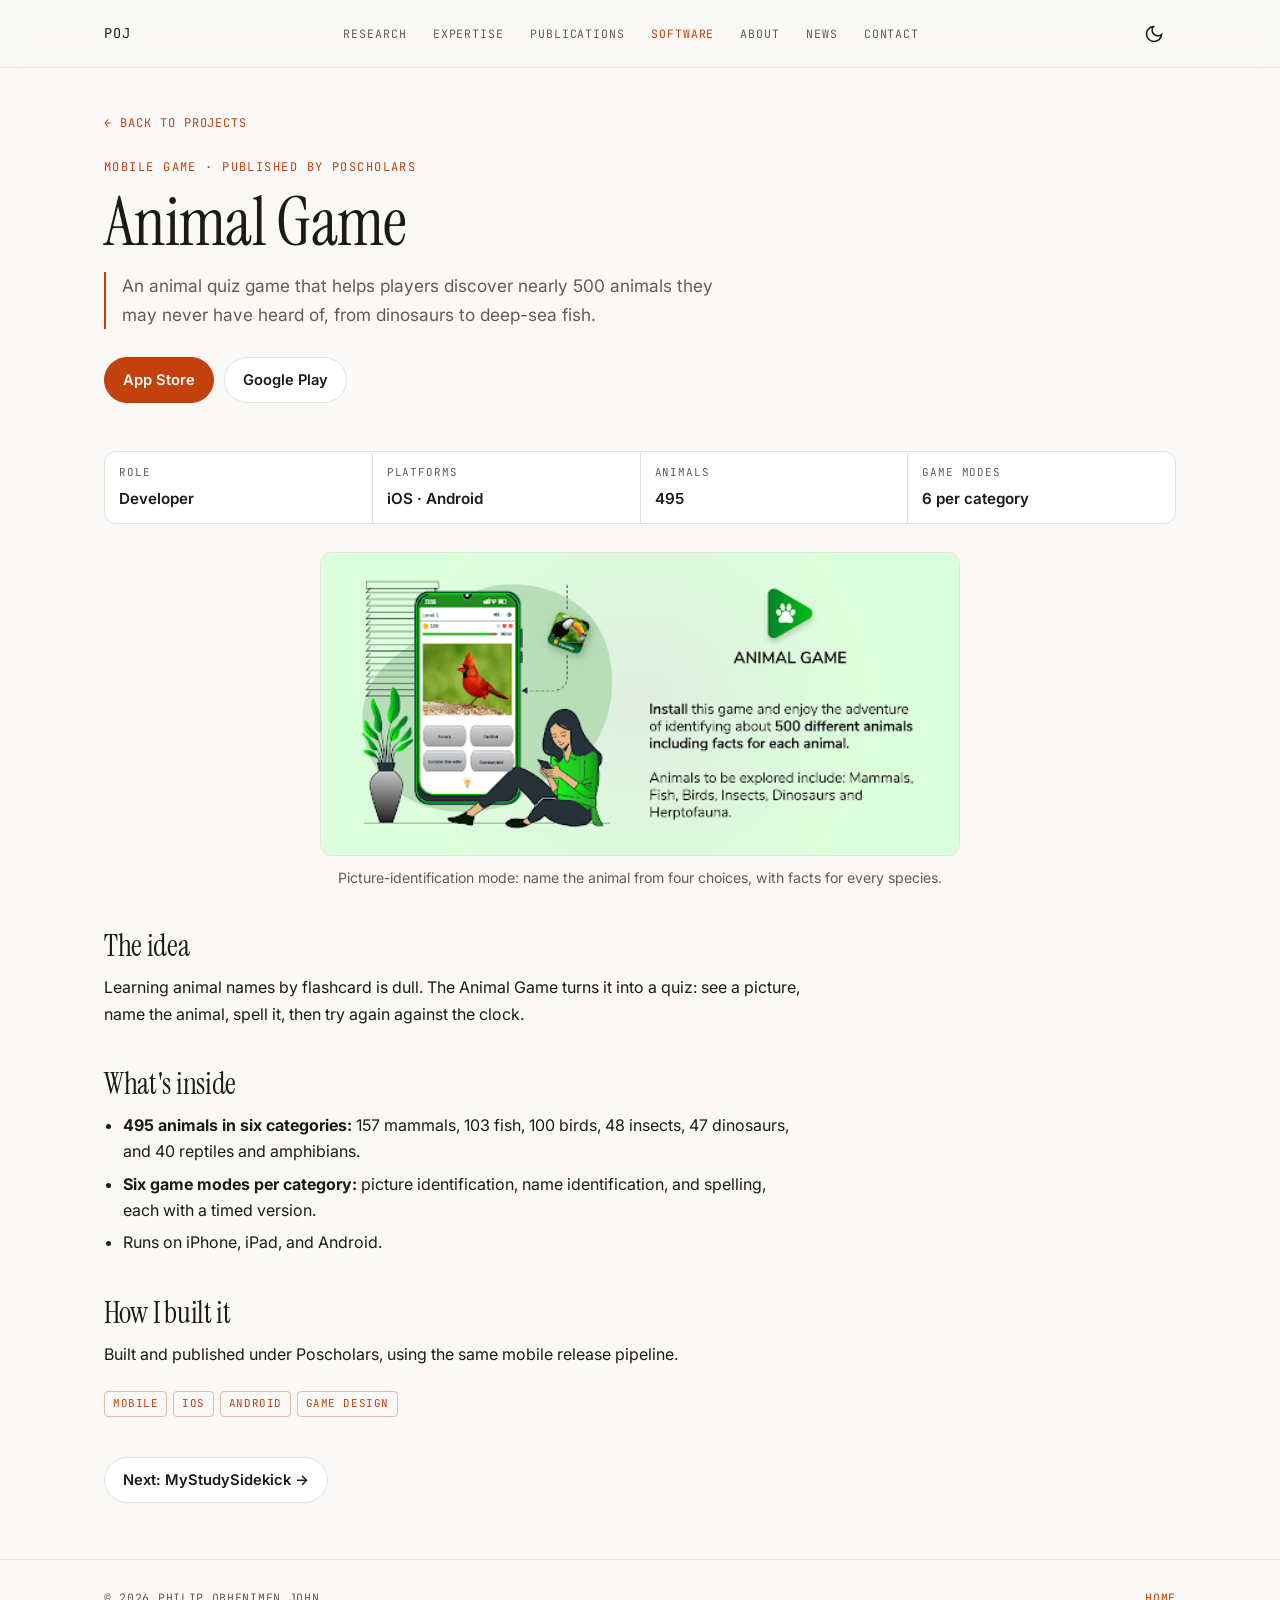
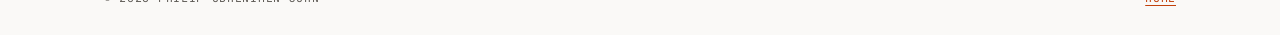
<file: projects/animal-game.html>
<!doctype html>
<html lang="en">
<head>
  <meta charset="utf-8">
  <meta name="viewport" content="width=device-width, initial-scale=1">
  <title>Animal Game — Philip Obhenimen John</title>
  <meta name="description" content="Animal Game, a personal project by Philip Obhenimen John.">
  <link rel="canonical" href="https://johnphilip.dev/projects/animal-game">
  <meta property="og:type" content="website">
  <meta property="og:url" content="https://johnphilip.dev/projects/animal-game">
  <meta property="og:title" content="Animal Game — Philip Obhenimen John">
  <meta property="og:description" content="Animal Game, a personal project by Philip Obhenimen John.">
  <meta property="og:image" content="https://johnphilip.dev/assets/img/profile.jpeg">
  <meta name="twitter:card" content="summary">
  <meta name="theme-color" content="#c2410c">
  <link rel="icon" href="data:image/svg+xml,%3Csvg xmlns=%27http://www.w3.org/2000/svg%27 viewBox=%270 0 64 64%27%3E%3Crect width=%2764%27 height=%2764%27 rx=%2714%27 fill=%27%23c2410c%27/%3E%3Ctext x=%2732%27 y=%2742%27 font-family=%27Georgia,serif%27 font-size=%2728%27 font-style=%27italic%27 text-anchor=%27middle%27 fill=%27white%27%3EPJ%3C/text%3E%3C/svg%3E">
  <script>try{var t=localStorage.getItem("theme");if(t)document.documentElement.dataset.theme=t}catch(e){}</script>
  <link rel="preconnect" href="https://fonts.googleapis.com">
  <link rel="preconnect" href="https://fonts.gstatic.com" crossorigin>
  <link rel="stylesheet" href="https://fonts.googleapis.com/css2?family=Instrument+Serif:ital@0;1&family=Inter:wght@400;500;600&family=JetBrains+Mono:wght@400;500&display=swap">
  <link rel="stylesheet" href="../css/styles.css">
  <script src="../js/main.js" defer></script>
</head>
<body>
  <a class="skip-link" href="#main">Skip to content</a>

  <header class="site-header">
    <nav class="nav container" aria-label="Primary">
      <a class="brand" href="../index.html">POJ</a>
      <ul class="nav-links" id="nav-links">
        <li><a href="../research.html">Research</a></li>
        <li><a href="../index.html#expertise">Expertise</a></li>
        <li><a href="../index.html#publications">Publications</a></li>
        <li><a href="../index.html#projects" aria-current="page">Software</a></li>
        <li><a href="../index.html#about">About</a></li>
        <li><a href="../index.html#news">News</a></li>
        <li><a href="../index.html#contact">Contact</a></li>
      </ul>
      <div class="nav-actions">
        <button class="icon-btn theme-toggle" type="button" aria-label="Toggle dark mode">
          <svg class="theme-icon-light" viewBox="0 0 24 24" fill="none" stroke="currentColor" stroke-width="2" stroke-linecap="round" aria-hidden="true"><path d="M21 12.8A9 9 0 1 1 11.2 3a7 7 0 0 0 9.8 9.8z"/></svg>
          <svg class="theme-icon-dark" viewBox="0 0 24 24" fill="none" stroke="currentColor" stroke-width="2" stroke-linecap="round" aria-hidden="true"><circle cx="12" cy="12" r="4"/><path d="M12 2v2M12 20v2M4.9 4.9l1.4 1.4M17.7 17.7l1.4 1.4M2 12h2M20 12h2M4.9 19.1l1.4-1.4M17.7 6.3l1.4-1.4"/></svg>
        </button>
        <button class="icon-btn menu-toggle" type="button" aria-controls="nav-links" aria-expanded="false" aria-label="Open menu">
          <svg viewBox="0 0 24 24" fill="none" stroke="currentColor" stroke-width="2" stroke-linecap="round" aria-hidden="true"><path d="M4 7h16M4 12h16M4 17h16"/></svg>
        </button>
      </div>
    </nav>
  </header>

  <main id="main" class="container">
    <section class="page-hero">
      <a class="back-link" href="../index.html#projects">← Back to projects</a>
      <p class="eyebrow">Mobile game · Published by Poscholars</p>
      <h1>Animal Game</h1>
      <p class="hero-tagline">An animal quiz game that helps players discover nearly 500 animals they may never have heard of, from dinosaurs to deep-sea fish.</p>
      <div class="hero-cta">
        <a class="btn btn-primary" href="https://apps.apple.com/us/app/animal-game-poscholars/id1665696209" target="_blank" rel="noopener">App Store</a>
        <a class="btn" href="https://play.google.com/store/apps/details?id=com.poanimalgame" target="_blank" rel="noopener">Google Play</a>
      </div>
    </section>

    <dl class="facts">
      <div class="fact"><dt>Role</dt><dd>Developer</dd></div>
      <div class="fact"><dt>Platforms</dt><dd>iOS · Android</dd></div>
      <div class="fact"><dt>Animals</dt><dd>495</dd></div>
      <div class="fact"><dt>Game modes</dt><dd>6 per category</dd></div>
    </dl>

    <figure class="media-figure is-banner">
      <img src="../assets/img/animal-game-banner.png" width="512" height="242" loading="lazy"
           alt="Animal Game on a phone asking the player to identify a northern cardinal from four choices">
      <figcaption>Picture-identification mode: name the animal from four choices, with facts for every species.</figcaption>
    </figure>

    <article class="prose">
      <h2>The idea</h2>
      <p>
        Learning animal names by flashcard is dull. The Animal Game turns it into a quiz: see a
        picture, name the animal, spell it, then try again against the clock.
      </p>

      <h2>What's inside</h2>
      <ul>
        <li><strong>495 animals in six categories:</strong> 157 mammals, 103 fish, 100 birds, 48 insects, 47 dinosaurs, and 40 reptiles and amphibians.</li>
        <li><strong>Six game modes per category:</strong> picture identification, name identification, and spelling, each with a timed version.</li>
        <li>Runs on iPhone, iPad, and Android.</li>
      </ul>

      <h2>How I built it</h2>
      <!-- TODO: stack (React Native?), how images are bundled/optimized, anything you're proud of -->
      <p>
        Built and published under Poscholars, using the same mobile release pipeline.
      </p>

      <ul class="tags">
        <li class="tag">Mobile</li><li class="tag">iOS</li><li class="tag">Android</li><li class="tag">Game design</li>
      </ul>
    </article>

    <p style="margin-block:40px 56px"><a class="btn" href="mystudysidekick.html">Next: MyStudySidekick →</a></p>
  </main>

  <footer class="site-footer">
    <div class="container">
      <span>© <span data-year>2026</span> Philip Obhenimen John</span>
      <a href="../index.html">Home</a>
    </div>
  </footer>
</body>
</html>
</file>
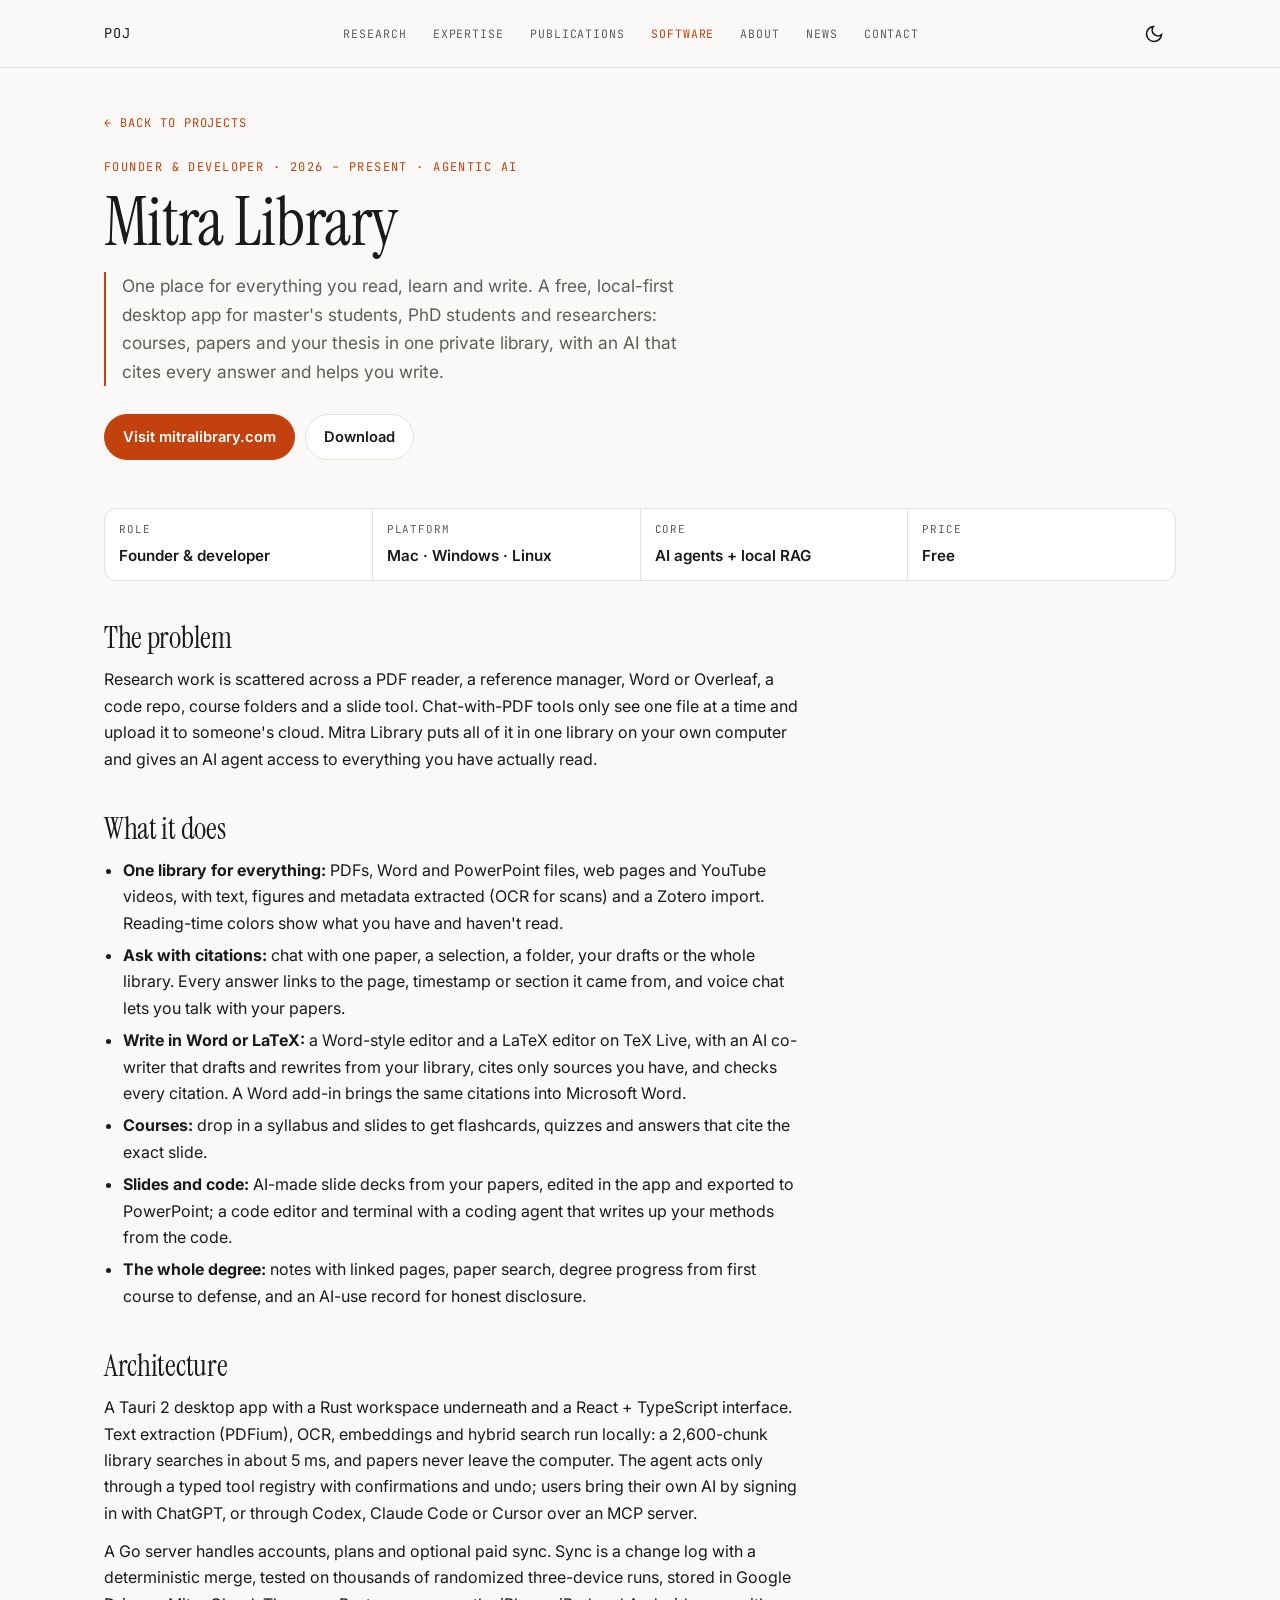
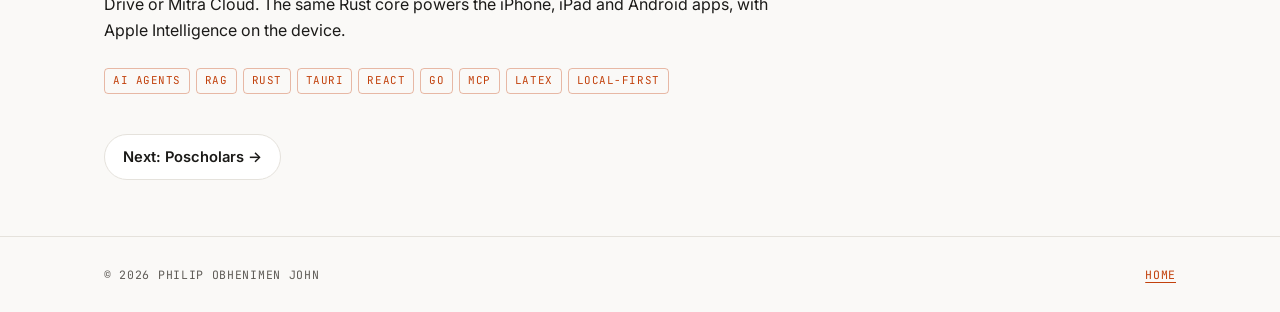
<file: projects/mitralibrary.html>
<!doctype html>
<html lang="en">
<head>
  <meta charset="utf-8">
  <meta name="viewport" content="width=device-width, initial-scale=1">
  <title>Mitra Library — Philip Obhenimen John</title>
  <meta name="description" content="Mitra Library: a free, local-first desktop app for researchers. Keep every paper in one library, ask questions with page-level citations, and write in Word or LaTeX. Mac, Windows and Linux.">
  <link rel="canonical" href="https://johnphilip.dev/projects/mitralibrary">
  <meta property="og:type" content="website">
  <meta property="og:url" content="https://johnphilip.dev/projects/mitralibrary">
  <meta property="og:title" content="Mitra Library — Philip Obhenimen John">
  <meta property="og:description" content="Mitra Library: a free, local-first desktop app for researchers. Keep every paper in one library, ask questions with page-level citations, and write in Word or LaTeX. Mac, Windows and Linux.">
  <meta property="og:image" content="https://johnphilip.dev/assets/img/profile.jpeg">
  <meta name="twitter:card" content="summary">
  <meta name="theme-color" content="#c2410c">
  <link rel="icon" href="data:image/svg+xml,%3Csvg xmlns=%27http://www.w3.org/2000/svg%27 viewBox=%270 0 64 64%27%3E%3Crect width=%2764%27 height=%2764%27 rx=%2714%27 fill=%27%23c2410c%27/%3E%3Ctext x=%2732%27 y=%2742%27 font-family=%27Georgia,serif%27 font-size=%2728%27 font-style=%27italic%27 text-anchor=%27middle%27 fill=%27white%27%3EPJ%3C/text%3E%3C/svg%3E">
  <script>try{var t=localStorage.getItem("theme");if(t)document.documentElement.dataset.theme=t}catch(e){}</script>
  <link rel="preconnect" href="https://fonts.googleapis.com">
  <link rel="preconnect" href="https://fonts.gstatic.com" crossorigin>
  <link rel="stylesheet" href="https://fonts.googleapis.com/css2?family=Instrument+Serif:ital@0;1&family=Inter:wght@400;500;600&family=JetBrains+Mono:wght@400;500&display=swap">
  <link rel="stylesheet" href="../css/styles.css">
  <script src="../js/main.js" defer></script>
</head>
<body>
  <a class="skip-link" href="#main">Skip to content</a>

  <header class="site-header">
    <nav class="nav container" aria-label="Primary">
      <a class="brand" href="../index.html">POJ</a>
      <ul class="nav-links" id="nav-links">
        <li><a href="../research.html">Research</a></li>
        <li><a href="../index.html#expertise">Expertise</a></li>
        <li><a href="../index.html#publications">Publications</a></li>
        <li><a href="../index.html#projects" aria-current="page">Software</a></li>
        <li><a href="../index.html#about">About</a></li>
        <li><a href="../index.html#news">News</a></li>
        <li><a href="../index.html#contact">Contact</a></li>
      </ul>
      <div class="nav-actions">
        <button class="icon-btn theme-toggle" type="button" aria-label="Toggle dark mode">
          <svg class="theme-icon-light" viewBox="0 0 24 24" fill="none" stroke="currentColor" stroke-width="2" stroke-linecap="round" aria-hidden="true"><path d="M21 12.8A9 9 0 1 1 11.2 3a7 7 0 0 0 9.8 9.8z"/></svg>
          <svg class="theme-icon-dark" viewBox="0 0 24 24" fill="none" stroke="currentColor" stroke-width="2" stroke-linecap="round" aria-hidden="true"><circle cx="12" cy="12" r="4"/><path d="M12 2v2M12 20v2M4.9 4.9l1.4 1.4M17.7 17.7l1.4 1.4M2 12h2M20 12h2M4.9 19.1l1.4-1.4M17.7 6.3l1.4-1.4"/></svg>
        </button>
        <button class="icon-btn menu-toggle" type="button" aria-controls="nav-links" aria-expanded="false" aria-label="Open menu">
          <svg viewBox="0 0 24 24" fill="none" stroke="currentColor" stroke-width="2" stroke-linecap="round" aria-hidden="true"><path d="M4 7h16M4 12h16M4 17h16"/></svg>
        </button>
      </div>
    </nav>
  </header>

  <main id="main" class="container">
    <section class="page-hero">
      <a class="back-link" href="../index.html#projects">← Back to projects</a>
      <p class="eyebrow">Founder &amp; Developer · 2026 – Present · Agentic AI</p>
      <h1>Mitra Library</h1>
      <p class="hero-tagline">
        One place for everything you read, learn and write. A free, local-first desktop app for
        master's students, PhD students and researchers: courses, papers and your thesis in one
        private library, with an AI that cites every answer and helps you write.
      </p>
      <div class="hero-cta">
        <a class="btn btn-primary" href="https://mitralibrary.com" target="_blank" rel="noopener">Visit mitralibrary.com</a>
        <a class="btn" href="https://mitralibrary.com/download" target="_blank" rel="noopener">Download</a>
      </div>
    </section>

    <dl class="facts">
      <div class="fact"><dt>Role</dt><dd>Founder &amp; developer</dd></div>
      <div class="fact"><dt>Platform</dt><dd>Mac · Windows · Linux</dd></div>
      <div class="fact"><dt>Core</dt><dd>AI agents + local RAG</dd></div>
      <div class="fact"><dt>Price</dt><dd>Free</dd></div>
    </dl>

    <article class="prose">
      <h2>The problem</h2>
      <p>
        Research work is scattered across a PDF reader, a reference manager, Word or Overleaf,
        a code repo, course folders and a slide tool. Chat-with-PDF tools only see one file at a
        time and upload it to someone's cloud. Mitra Library puts all of it in one library on
        your own computer and gives an AI agent access to everything you have actually read.
      </p>

      <h2>What it does</h2>
      <ul>
        <li><strong>One library for everything:</strong> PDFs, Word and PowerPoint files, web pages and YouTube videos, with text, figures and metadata extracted (OCR for scans) and a Zotero import. Reading-time colors show what you have and haven't read.</li>
        <li><strong>Ask with citations:</strong> chat with one paper, a selection, a folder, your drafts or the whole library. Every answer links to the page, timestamp or section it came from, and voice chat lets you talk with your papers.</li>
        <li><strong>Write in Word or LaTeX:</strong> a Word-style editor and a LaTeX editor on TeX Live, with an AI co-writer that drafts and rewrites from your library, cites only sources you have, and checks every citation. A Word add-in brings the same citations into Microsoft Word.</li>
        <li><strong>Courses:</strong> drop in a syllabus and slides to get flashcards, quizzes and answers that cite the exact slide.</li>
        <li><strong>Slides and code:</strong> AI-made slide decks from your papers, edited in the app and exported to PowerPoint; a code editor and terminal with a coding agent that writes up your methods from the code.</li>
        <li><strong>The whole degree:</strong> notes with linked pages, paper search, degree progress from first course to defense, and an AI-use record for honest disclosure.</li>
      </ul>

      <h2>Architecture</h2>
      <p>
        A Tauri 2 desktop app with a Rust workspace underneath and a React + TypeScript interface.
        Text extraction (PDFium), OCR, embeddings and hybrid search run locally: a 2,600-chunk
        library searches in about 5 ms, and papers never leave the computer. The agent acts only
        through a typed tool registry with confirmations and undo; users bring their own AI by
        signing in with ChatGPT, or through Codex, Claude Code or Cursor over an MCP server.
      </p>
      <p>
        A Go server handles accounts, plans and optional paid sync. Sync is a change log with
        a deterministic merge, tested on thousands of randomized three-device runs, stored in
        Google Drive or Mitra Cloud. The same Rust core powers the iPhone, iPad and Android apps,
        with Apple Intelligence on the device.
      </p>

      <ul class="tags">
        <li class="tag">AI agents</li><li class="tag">RAG</li><li class="tag">Rust</li>
        <li class="tag">Tauri</li><li class="tag">React</li><li class="tag">Go</li>
        <li class="tag">MCP</li><li class="tag">LaTeX</li><li class="tag">Local-first</li>
      </ul>
    </article>

    <p style="margin-block:40px 56px"><a class="btn" href="poscholars.html">Next: Poscholars →</a></p>
  </main>

  <footer class="site-footer">
    <div class="container">
      <span>© <span data-year>2026</span> Philip Obhenimen John</span>
      <a href="../index.html">Home</a>
    </div>
  </footer>
</body>
</html>
</file>
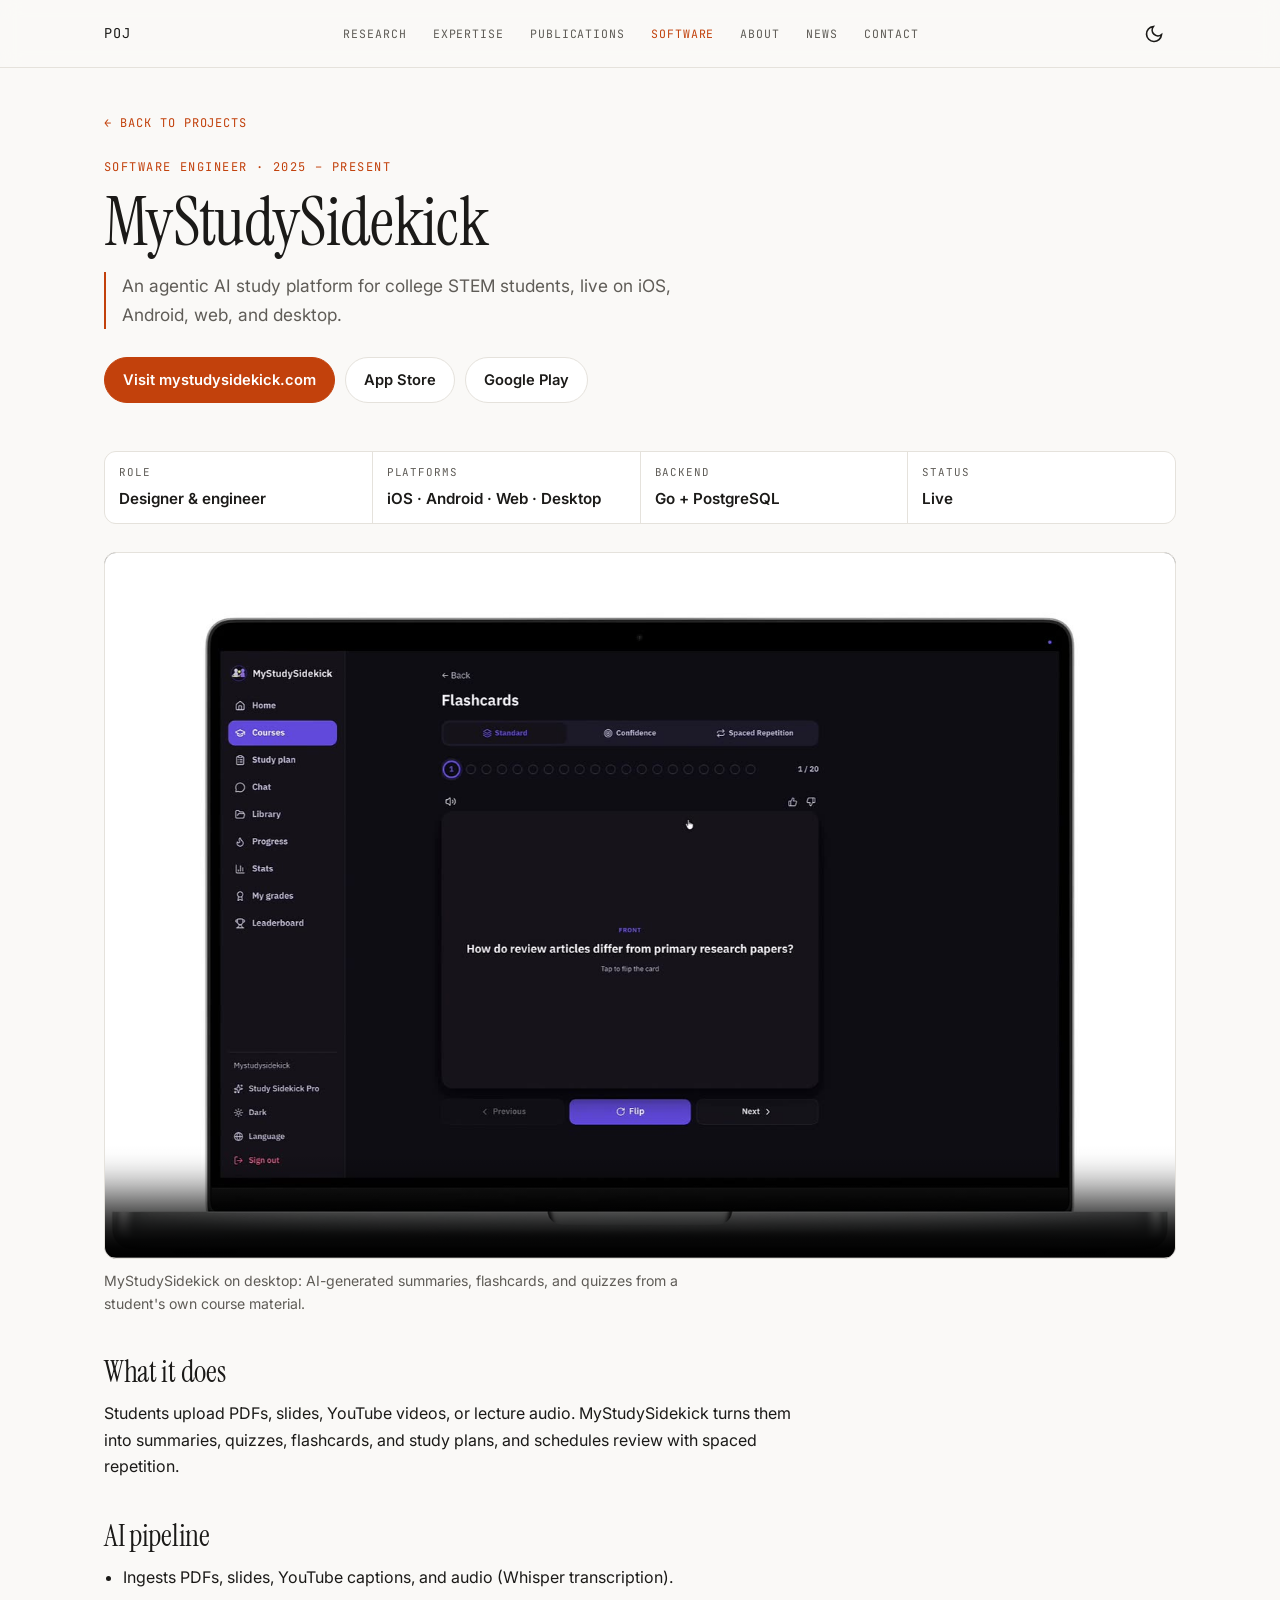
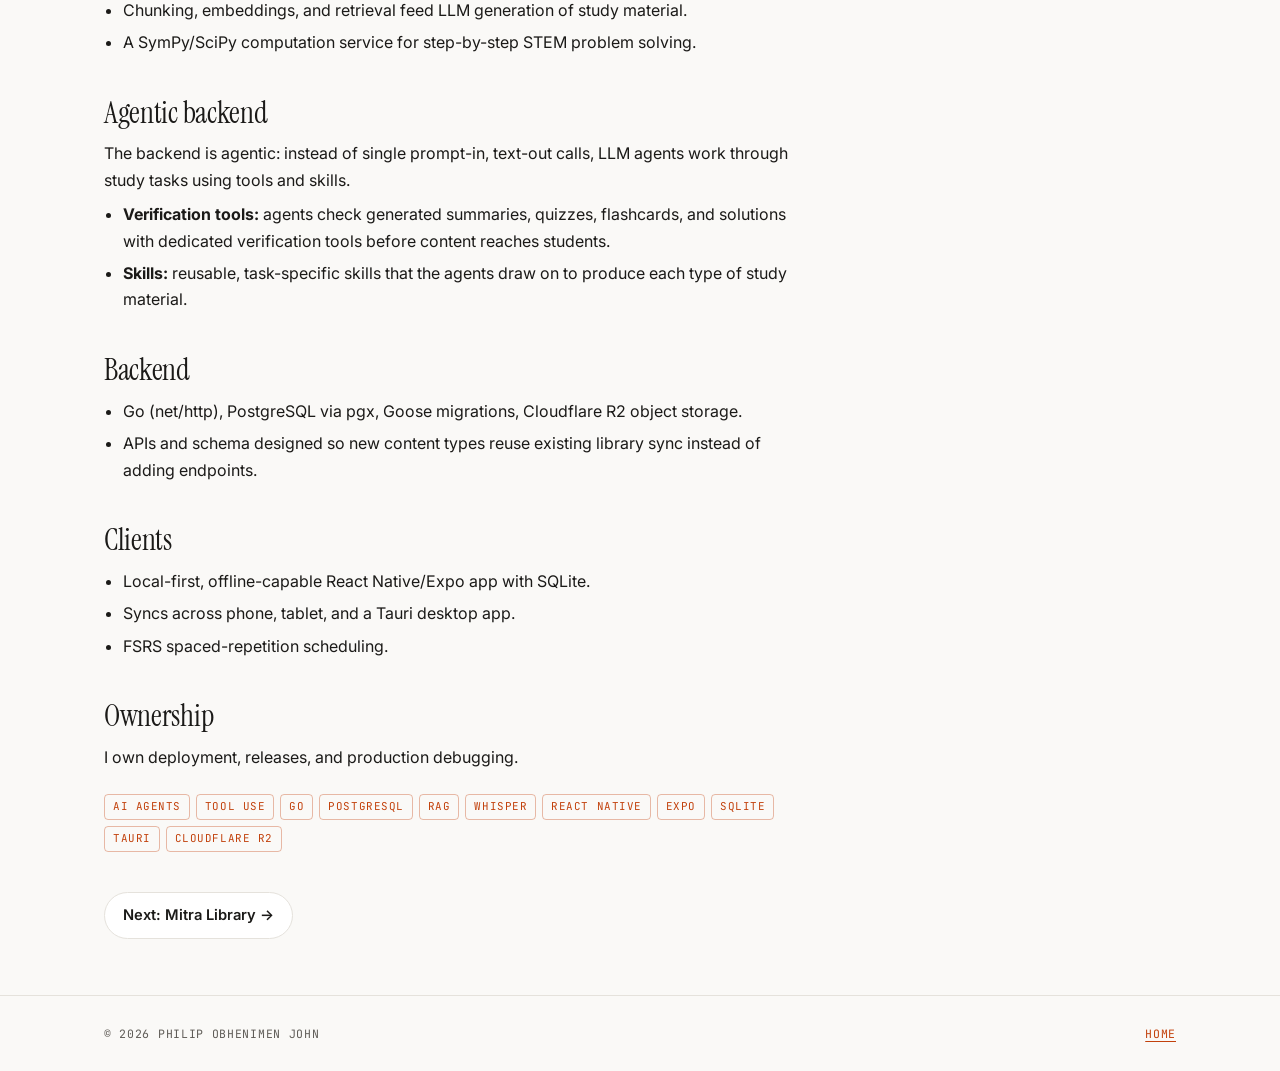
<file: projects/mystudysidekick.html>
<!doctype html>
<html lang="en">
<head>
  <meta charset="utf-8">
  <meta name="viewport" content="width=device-width, initial-scale=1">
  <title>MyStudySidekick — Philip Obhenimen John</title>
  <meta name="description" content="MyStudySidekick: a retrieval-augmented AI study platform for STEM students on iOS, Android, web, and desktop.">
  <link rel="canonical" href="https://johnphilip.dev/projects/mystudysidekick">
  <meta property="og:type" content="website">
  <meta property="og:url" content="https://johnphilip.dev/projects/mystudysidekick">
  <meta property="og:title" content="MyStudySidekick — Philip Obhenimen John">
  <meta property="og:description" content="MyStudySidekick: a retrieval-augmented AI study platform for STEM students on iOS, Android, web, and desktop.">
  <meta property="og:image" content="https://johnphilip.dev/assets/img/profile.jpeg">
  <meta name="twitter:card" content="summary">
  <meta name="theme-color" content="#c2410c">
  <link rel="icon" href="data:image/svg+xml,%3Csvg xmlns=%27http://www.w3.org/2000/svg%27 viewBox=%270 0 64 64%27%3E%3Crect width=%2764%27 height=%2764%27 rx=%2714%27 fill=%27%23c2410c%27/%3E%3Ctext x=%2732%27 y=%2742%27 font-family=%27Georgia,serif%27 font-size=%2728%27 font-style=%27italic%27 text-anchor=%27middle%27 fill=%27white%27%3EPJ%3C/text%3E%3C/svg%3E">
  <script>try{var t=localStorage.getItem("theme");if(t)document.documentElement.dataset.theme=t}catch(e){}</script>
  <link rel="preconnect" href="https://fonts.googleapis.com">
  <link rel="preconnect" href="https://fonts.gstatic.com" crossorigin>
  <link rel="stylesheet" href="https://fonts.googleapis.com/css2?family=Instrument+Serif:ital@0;1&family=Inter:wght@400;500;600&family=JetBrains+Mono:wght@400;500&display=swap">
  <link rel="stylesheet" href="../css/styles.css">
  <script src="../js/main.js" defer></script>
</head>
<body>
  <a class="skip-link" href="#main">Skip to content</a>

  <header class="site-header">
    <nav class="nav container" aria-label="Primary">
      <a class="brand" href="../index.html">POJ</a>
      <ul class="nav-links" id="nav-links">
        <li><a href="../research.html">Research</a></li>
        <li><a href="../index.html#expertise">Expertise</a></li>
        <li><a href="../index.html#publications">Publications</a></li>
        <li><a href="../index.html#projects" aria-current="page">Software</a></li>
        <li><a href="../index.html#about">About</a></li>
        <li><a href="../index.html#news">News</a></li>
        <li><a href="../index.html#contact">Contact</a></li>
      </ul>
      <div class="nav-actions">
        <button class="icon-btn theme-toggle" type="button" aria-label="Toggle dark mode">
          <svg class="theme-icon-light" viewBox="0 0 24 24" fill="none" stroke="currentColor" stroke-width="2" stroke-linecap="round" aria-hidden="true"><path d="M21 12.8A9 9 0 1 1 11.2 3a7 7 0 0 0 9.8 9.8z"/></svg>
          <svg class="theme-icon-dark" viewBox="0 0 24 24" fill="none" stroke="currentColor" stroke-width="2" stroke-linecap="round" aria-hidden="true"><circle cx="12" cy="12" r="4"/><path d="M12 2v2M12 20v2M4.9 4.9l1.4 1.4M17.7 17.7l1.4 1.4M2 12h2M20 12h2M4.9 19.1l1.4-1.4M17.7 6.3l1.4-1.4"/></svg>
        </button>
        <button class="icon-btn menu-toggle" type="button" aria-controls="nav-links" aria-expanded="false" aria-label="Open menu">
          <svg viewBox="0 0 24 24" fill="none" stroke="currentColor" stroke-width="2" stroke-linecap="round" aria-hidden="true"><path d="M4 7h16M4 12h16M4 17h16"/></svg>
        </button>
      </div>
    </nav>
  </header>

  <main id="main" class="container">
    <section class="page-hero">
      <a class="back-link" href="../index.html#projects">← Back to projects</a>
      <p class="eyebrow">Software Engineer · 2025 – Present</p>
      <h1>MyStudySidekick</h1>
      <p class="hero-tagline">An agentic AI study platform for college STEM students, live on iOS, Android, web, and desktop.</p>
      <div class="hero-cta">
        <a class="btn btn-primary" href="https://mystudysidekick.com" target="_blank" rel="noopener">Visit mystudysidekick.com</a>
        <a class="btn" href="https://apps.apple.com/us/app/mystudysidekick/id6796743744" target="_blank" rel="noopener">App Store</a>
        <a class="btn" href="https://play.google.com/store/apps/details?id=com.studysidekick.app" target="_blank" rel="noopener">Google Play</a>
      </div>
    </section>

    <dl class="facts">
      <div class="fact"><dt>Role</dt><dd>Designer &amp; engineer</dd></div>
      <div class="fact"><dt>Platforms</dt><dd>iOS · Android · Web · Desktop</dd></div>
      <div class="fact"><dt>Backend</dt><dd>Go + PostgreSQL</dd></div>
      <div class="fact"><dt>Status</dt><dd>Live</dd></div>
    </dl>

    <figure class="media-figure">
      <video src="../assets/video/mystudysidekick-demo.mp4" poster="../assets/img/mystudysidekick-demo-poster.jpg"
             width="1440" height="948" data-autoplay muted loop playsinline preload="none"
             aria-label="MyStudySidekick desktop app demo: AI-generated summaries, flashcards, and quizzes"></video>
      <figcaption>MyStudySidekick on desktop: AI-generated summaries, flashcards, and quizzes from a student's own course material.</figcaption>
    </figure>

    <article class="prose">
      <h2>What it does</h2>
      <p>
        Students upload PDFs, slides, YouTube videos, or lecture audio. MyStudySidekick turns them
        into summaries, quizzes, flashcards, and study plans, and schedules review with spaced repetition.
      </p>

      <h2>AI pipeline</h2>
      <ul>
        <li>Ingests PDFs, slides, YouTube captions, and audio (Whisper transcription).</li>
        <li>Chunking, embeddings, and retrieval feed LLM generation of study material.</li>
        <li>A SymPy/SciPy computation service for step-by-step STEM problem solving.</li>
      </ul>

      <h2>Agentic backend</h2>
      <p>
        The backend is agentic: instead of single prompt-in, text-out calls, LLM agents work through
        study tasks using tools and skills.
      </p>
      <ul>
        <li><strong>Verification tools:</strong> agents check generated summaries, quizzes, flashcards, and solutions with dedicated verification tools before content reaches students.</li>
        <li><strong>Skills:</strong> reusable, task-specific skills that the agents draw on to produce each type of study material.</li>
      </ul>

      <h2>Backend</h2>
      <ul>
        <li>Go (net/http), PostgreSQL via pgx, Goose migrations, Cloudflare R2 object storage.</li>
        <li>APIs and schema designed so new content types reuse existing library sync instead of adding endpoints.</li>
      </ul>

      <h2>Clients</h2>
      <ul>
        <li>Local-first, offline-capable React Native/Expo app with SQLite.</li>
        <li>Syncs across phone, tablet, and a Tauri desktop app.</li>
        <li>FSRS spaced-repetition scheduling.</li>
      </ul>

      <h2>Ownership</h2>
      <p>I own deployment, releases, and production debugging.</p>

      <ul class="tags">
        <li class="tag">AI agents</li><li class="tag">Tool use</li><li class="tag">Go</li><li class="tag">PostgreSQL</li><li class="tag">RAG</li>
        <li class="tag">Whisper</li><li class="tag">React Native</li><li class="tag">Expo</li>
        <li class="tag">SQLite</li><li class="tag">Tauri</li><li class="tag">Cloudflare R2</li>
      </ul>
    </article>

    <p style="margin-block:40px 56px"><a class="btn" href="mitralibrary.html">Next: Mitra Library →</a></p>
  </main>

  <footer class="site-footer">
    <div class="container">
      <span>© <span data-year>2026</span> Philip Obhenimen John</span>
      <a href="../index.html">Home</a>
    </div>
  </footer>
</body>
</html>
</file>
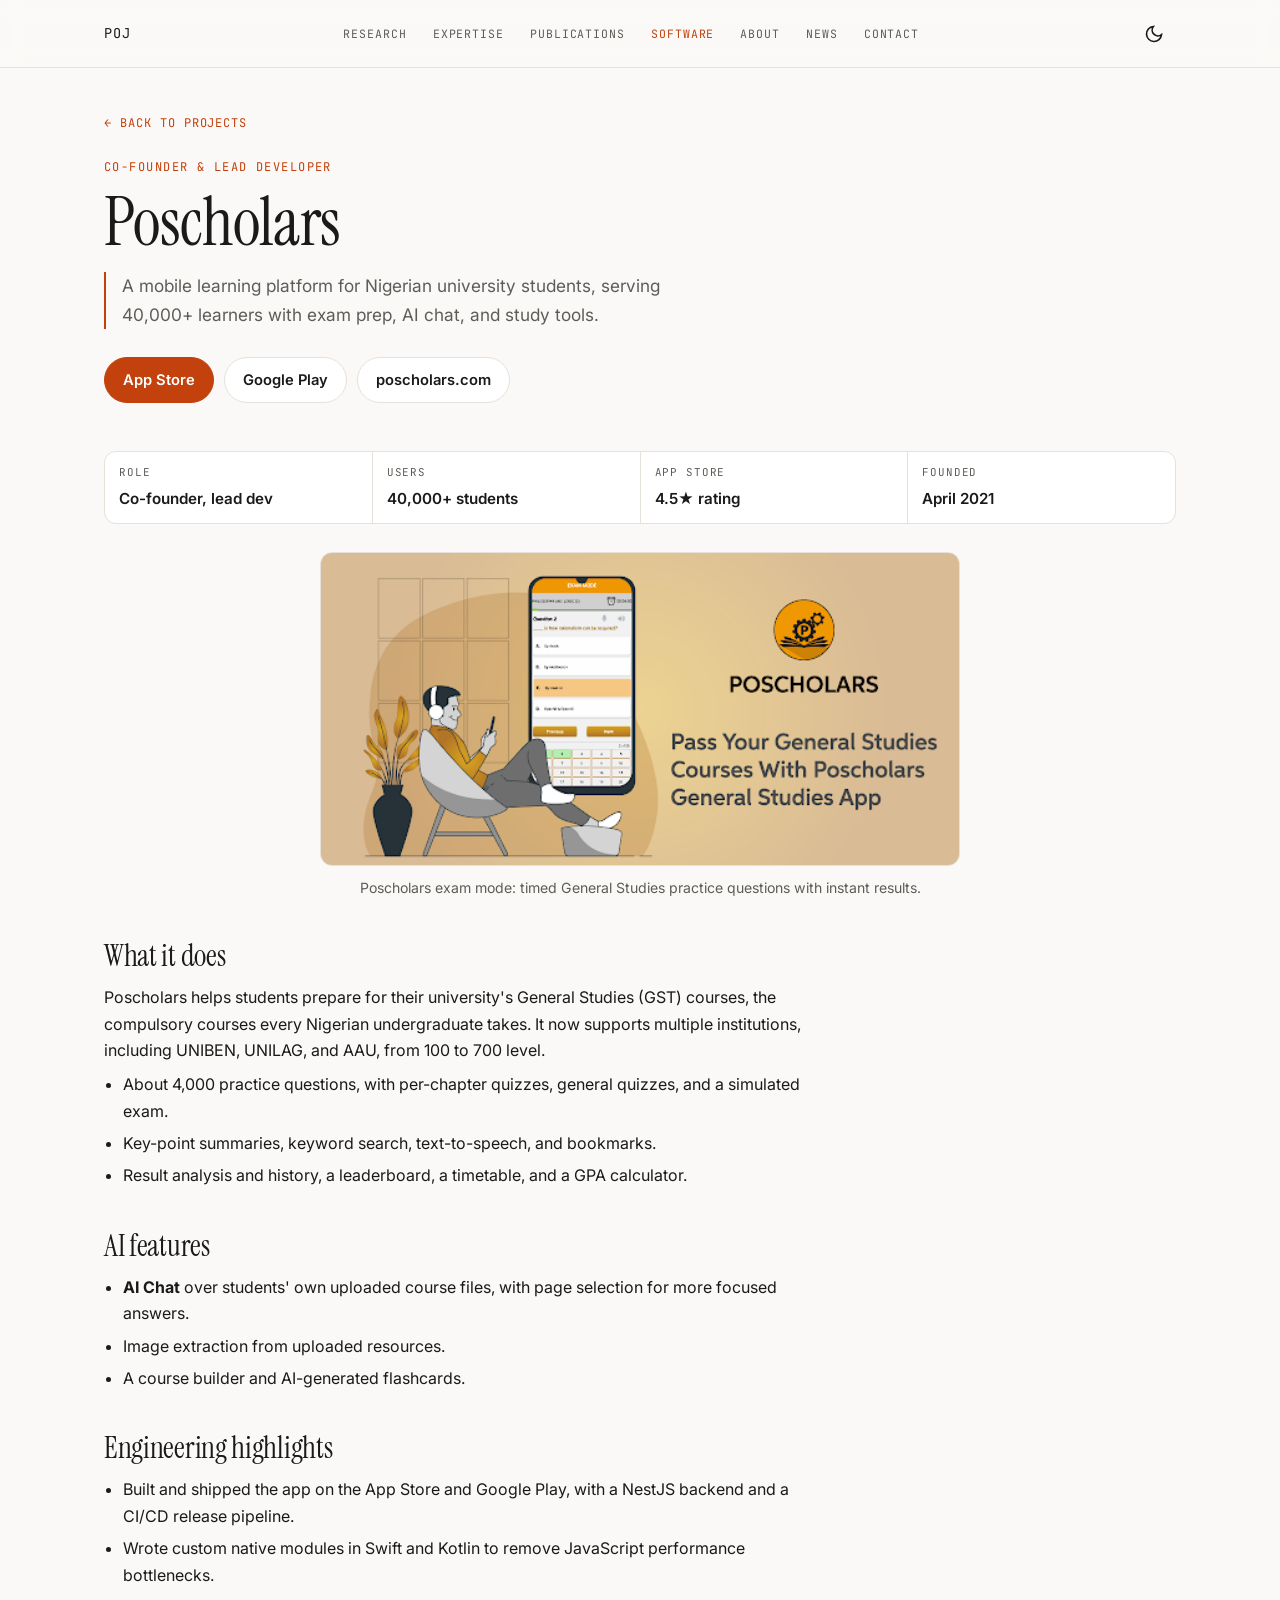
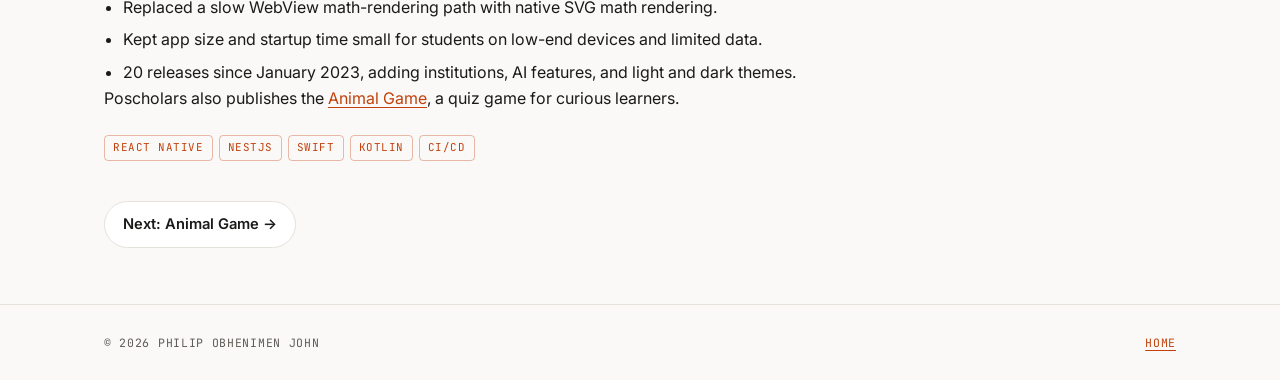
<file: projects/poscholars.html>
<!doctype html>
<html lang="en">
<head>
  <meta charset="utf-8">
  <meta name="viewport" content="width=device-width, initial-scale=1">
  <title>Poscholars — Philip Obhenimen John</title>
  <meta name="description" content="Poscholars: a mobile learning app serving 40,000+ students in Nigeria.">
  <link rel="canonical" href="https://johnphilip.dev/projects/poscholars">
  <meta property="og:type" content="website">
  <meta property="og:url" content="https://johnphilip.dev/projects/poscholars">
  <meta property="og:title" content="Poscholars — Philip Obhenimen John">
  <meta property="og:description" content="Poscholars: a mobile learning app serving 40,000+ students in Nigeria.">
  <meta property="og:image" content="https://johnphilip.dev/assets/img/profile.jpeg">
  <meta name="twitter:card" content="summary">
  <meta name="theme-color" content="#c2410c">
  <link rel="icon" href="data:image/svg+xml,%3Csvg xmlns=%27http://www.w3.org/2000/svg%27 viewBox=%270 0 64 64%27%3E%3Crect width=%2764%27 height=%2764%27 rx=%2714%27 fill=%27%23c2410c%27/%3E%3Ctext x=%2732%27 y=%2742%27 font-family=%27Georgia,serif%27 font-size=%2728%27 font-style=%27italic%27 text-anchor=%27middle%27 fill=%27white%27%3EPJ%3C/text%3E%3C/svg%3E">
  <script>try{var t=localStorage.getItem("theme");if(t)document.documentElement.dataset.theme=t}catch(e){}</script>
  <link rel="preconnect" href="https://fonts.googleapis.com">
  <link rel="preconnect" href="https://fonts.gstatic.com" crossorigin>
  <link rel="stylesheet" href="https://fonts.googleapis.com/css2?family=Instrument+Serif:ital@0;1&family=Inter:wght@400;500;600&family=JetBrains+Mono:wght@400;500&display=swap">
  <link rel="stylesheet" href="../css/styles.css">
  <script src="../js/main.js" defer></script>
</head>
<body>
  <a class="skip-link" href="#main">Skip to content</a>

  <header class="site-header">
    <nav class="nav container" aria-label="Primary">
      <a class="brand" href="../index.html">POJ</a>
      <ul class="nav-links" id="nav-links">
        <li><a href="../research.html">Research</a></li>
        <li><a href="../index.html#expertise">Expertise</a></li>
        <li><a href="../index.html#publications">Publications</a></li>
        <li><a href="../index.html#projects" aria-current="page">Software</a></li>
        <li><a href="../index.html#about">About</a></li>
        <li><a href="../index.html#news">News</a></li>
        <li><a href="../index.html#contact">Contact</a></li>
      </ul>
      <div class="nav-actions">
        <button class="icon-btn theme-toggle" type="button" aria-label="Toggle dark mode">
          <svg class="theme-icon-light" viewBox="0 0 24 24" fill="none" stroke="currentColor" stroke-width="2" stroke-linecap="round" aria-hidden="true"><path d="M21 12.8A9 9 0 1 1 11.2 3a7 7 0 0 0 9.8 9.8z"/></svg>
          <svg class="theme-icon-dark" viewBox="0 0 24 24" fill="none" stroke="currentColor" stroke-width="2" stroke-linecap="round" aria-hidden="true"><circle cx="12" cy="12" r="4"/><path d="M12 2v2M12 20v2M4.9 4.9l1.4 1.4M17.7 17.7l1.4 1.4M2 12h2M20 12h2M4.9 19.1l1.4-1.4M17.7 6.3l1.4-1.4"/></svg>
        </button>
        <button class="icon-btn menu-toggle" type="button" aria-controls="nav-links" aria-expanded="false" aria-label="Open menu">
          <svg viewBox="0 0 24 24" fill="none" stroke="currentColor" stroke-width="2" stroke-linecap="round" aria-hidden="true"><path d="M4 7h16M4 12h16M4 17h16"/></svg>
        </button>
      </div>
    </nav>
  </header>

  <main id="main" class="container">
    <section class="page-hero">
      <a class="back-link" href="../index.html#projects">← Back to projects</a>
      <p class="eyebrow">Co-founder &amp; Lead Developer</p>
      <h1>Poscholars</h1>
      <p class="hero-tagline">A mobile learning platform for Nigerian university students, serving 40,000+ learners with exam prep, AI chat, and study tools.</p>
      <div class="hero-cta">
        <a class="btn btn-primary" href="https://apps.apple.com/us/app/poscholars-general-studies-app/id1660942265" target="_blank" rel="noopener">App Store</a>
        <a class="btn" href="https://play.google.com/store/apps/details?id=com.poscholarsgstapp" target="_blank" rel="noopener">Google Play</a>
        <a class="btn" href="https://poscholars.com" target="_blank" rel="noopener">poscholars.com</a>
      </div>
    </section>

    <dl class="facts">
      <div class="fact"><dt>Role</dt><dd>Co-founder, lead dev</dd></div>
      <div class="fact"><dt>Users</dt><dd>40,000+ students</dd></div>
      <div class="fact"><dt>App Store</dt><dd>4.5★ rating</dd></div>
      <div class="fact"><dt>Founded</dt><dd>April 2021</dd></div>
    </dl>

    <figure class="media-figure is-banner">
      <img src="../assets/img/poscholars-banner.png" width="512" height="250" loading="lazy"
           alt="Poscholars app showing a General Studies exam question on a phone, with the tagline: Pass your General Studies courses with Poscholars">
      <figcaption>Poscholars exam mode: timed General Studies practice questions with instant results.</figcaption>
    </figure>

    <article class="prose">
      <h2>What it does</h2>
      <p>
        Poscholars helps students prepare for their university's General Studies (GST) courses,
        the compulsory courses every Nigerian undergraduate takes. It now supports multiple
        institutions, including UNIBEN, UNILAG, and AAU, from 100 to 700 level.
      </p>
      <ul>
        <li>About 4,000 practice questions, with per-chapter quizzes, general quizzes, and a simulated exam.</li>
        <li>Key-point summaries, keyword search, text-to-speech, and bookmarks.</li>
        <li>Result analysis and history, a leaderboard, a timetable, and a GPA calculator.</li>
      </ul>

      <h2>AI features</h2>
      <ul>
        <li><strong>AI Chat</strong> over students' own uploaded course files, with page selection for more focused answers.</li>
        <li>Image extraction from uploaded resources.</li>
        <li>A course builder and AI-generated flashcards.</li>
      </ul>

      <h2>Engineering highlights</h2>
      <ul>
        <li>Built and shipped the app on the App Store and Google Play, with a NestJS backend and a CI/CD release pipeline.</li>
        <li>Wrote custom native modules in Swift and Kotlin to remove JavaScript performance bottlenecks.</li>
        <li>Replaced a slow WebView math-rendering path with native SVG math rendering.</li>
        <li>Kept app size and startup time small for students on low-end devices and limited data.</li>
        <li>20 releases since January 2023, adding institutions, AI features, and light and dark themes.</li>
      </ul>
      <p>Poscholars also publishes the <a href="animal-game.html">Animal Game</a>, a quiz game for curious learners.</p>

      <ul class="tags">
        <li class="tag">React Native</li><li class="tag">NestJS</li><li class="tag">Swift</li>
        <li class="tag">Kotlin</li><li class="tag">CI/CD</li>
      </ul>
    </article>

    <p style="margin-block:40px 56px"><a class="btn" href="animal-game.html">Next: Animal Game →</a></p>
  </main>

  <footer class="site-footer">
    <div class="container">
      <span>© <span data-year>2026</span> Philip Obhenimen John</span>
      <a href="../index.html">Home</a>
    </div>
  </footer>
</body>
</html>
</file>
<file: css/styles.css>
/* ==========================================================================
   Philip Obhenimen John — Portfolio
   Mobile-first: base styles target phones, media queries scale up.
   Type system: serif display (Instrument Serif), mono labels (JetBrains Mono),
   sans body (Inter). Loaded from Google Fonts in each page's <head>.
   ========================================================================== */

/* ---------- Design tokens ---------- */
:root {
  --bg: #faf9f7;
  --surface: #ffffff;
  --surface-2: #f1efeb;
  --text: #1b1a18;
  --text-muted: #5f5c57;
  --border: #e5e2dc;
  --accent: #c2410c;          /* flame orange — nod to combustion research */
  --accent-soft: #fdeee4;
  --shadow: 0 1px 2px rgb(0 0 0 / 0.04), 0 6px 20px rgb(0 0 0 / 0.06);

  --font-serif: "Instrument Serif", Georgia, "Times New Roman", serif;
  --font-sans: "Inter", system-ui, -apple-system, "Segoe UI", Roboto, sans-serif;
  --font-mono: "JetBrains Mono", ui-monospace, SFMono-Regular, Menlo, monospace;

  --radius: 12px;
  --gutter: 16px;
  --max-w: 1120px;
  --header-h: 60px;
}

@media (prefers-color-scheme: dark) {
  :root:not([data-theme="light"]) {
    --bg: #121110;
    --surface: #1a1918;
    --surface-2: #242220;
    --text: #efece6;
    --text-muted: #a29e96;
    --border: #2f2c29;
    --accent: #fb923c;
    --accent-soft: #2b1b10;
    --shadow: 0 1px 2px rgb(0 0 0 / 0.3), 0 6px 20px rgb(0 0 0 / 0.35);
  }
}

:root[data-theme="dark"] {
  --bg: #121110;
  --surface: #1a1918;
  --surface-2: #242220;
  --text: #efece6;
  --text-muted: #a29e96;
  --border: #2f2c29;
  --accent: #fb923c;
  --accent-soft: #2b1b10;
  --shadow: 0 1px 2px rgb(0 0 0 / 0.3), 0 6px 20px rgb(0 0 0 / 0.35);
}

/* ---------- Reset ---------- */
*, *::before, *::after { box-sizing: border-box; }
* { margin: 0; }
html { scroll-behavior: smooth; scroll-padding-top: calc(var(--header-h) + 12px); -webkit-text-size-adjust: 100%; }
body {
  font-family: var(--font-sans);
  font-size: 1rem;
  line-height: 1.65;
  color: var(--text);
  background: var(--bg);
  overflow-x: hidden;
  -webkit-font-smoothing: antialiased;
}
img, video, svg { display: block; max-width: 100%; height: auto; }
a { color: var(--accent); text-underline-offset: 3px; }
a:hover { text-decoration-thickness: 2px; }
button { font: inherit; color: inherit; cursor: pointer; }
:focus-visible { outline: 2px solid var(--accent); outline-offset: 3px; border-radius: 4px; }

@media (prefers-reduced-motion: reduce) {
  html { scroll-behavior: auto; }
  *, *::before, *::after { animation: none !important; transition: none !important; }
}

/* ---------- Typography ---------- */
h1, h2, .serif { font-family: var(--font-serif); font-weight: 400; letter-spacing: -0.01em; }
h3 { font-weight: 600; letter-spacing: -0.01em; }
em.accent, .accent { color: var(--accent); }

/* ---------- Layout ---------- */
.container { width: 100%; max-width: var(--max-w); margin-inline: auto; padding-inline: var(--gutter); }
.section { padding-block: 64px; }
.section-title { font-size: clamp(2rem, 7vw, 2.8rem); line-height: 1.1; margin-bottom: 12px; }
.section-lead { color: var(--text-muted); margin-bottom: 32px; max-width: 62ch; }

/* "01 — About ──────" numbered section label */
.section-label {
  display: flex;
  align-items: center;
  gap: 14px;
  font-family: var(--font-mono);
  font-size: 0.75rem;
  text-transform: uppercase;
  letter-spacing: 0.12em;
  color: var(--accent);
  margin-bottom: 20px;
}
.section-label::after { content: ""; flex: 1; height: 1px; background: var(--border); }

.eyebrow {
  font-family: var(--font-mono);
  font-size: 0.75rem;
  text-transform: uppercase;
  letter-spacing: 0.12em;
  color: var(--accent);
  margin-bottom: 10px;
}
.mono { font-family: var(--font-mono); }

.skip-link { position: absolute; left: -9999px; top: 8px; z-index: 100; background: var(--surface); padding: 8px 12px; }
.skip-link:focus { left: 8px; }

/* ---------- Header / nav ---------- */
.site-header {
  position: sticky;
  top: 0;
  z-index: 50;
  height: var(--header-h);
  background: color-mix(in srgb, var(--bg) 85%, transparent);
  backdrop-filter: saturate(180%) blur(10px);
  -webkit-backdrop-filter: saturate(180%) blur(10px);
  border-bottom: 1px solid var(--border);
}
.nav { display: flex; align-items: center; justify-content: space-between; height: 100%; gap: 12px; }
.brand {
  font-family: var(--font-mono);
  font-size: 0.85rem;
  letter-spacing: 0.06em;
  color: var(--text);
  text-decoration: none;
}
.brand span { color: var(--accent); }

.nav-actions { display: flex; align-items: center; gap: 4px; }
.icon-btn {
  display: inline-grid;
  place-items: center;
  width: 44px;               /* 44px = minimum comfortable touch target */
  height: 44px;
  border: 0;
  border-radius: 10px;
  background: transparent;
}
.icon-btn:hover { background: var(--surface-2); }
.icon-btn svg { width: 20px; height: 20px; }

/* Mobile: links live in a dropdown panel */
.nav-links {
  position: fixed;
  inset: var(--header-h) 0 auto 0;
  display: flex;
  flex-direction: column;
  padding: 8px var(--gutter) 16px;
  list-style: none;
  background: var(--bg);
  border-bottom: 1px solid var(--border);
  box-shadow: var(--shadow);
  transform: translateY(-8px);
  opacity: 0;
  visibility: hidden;
  transition: opacity 0.2s, transform 0.2s, visibility 0.2s;
}
.nav-links.is-open { transform: none; opacity: 1; visibility: visible; }
.nav-links a {
  display: block;
  padding: 13px 4px;
  color: var(--text);
  text-decoration: none;
  font-family: var(--font-mono);
  font-size: 0.85rem;
  text-transform: uppercase;
  letter-spacing: 0.08em;
  border-bottom: 1px solid var(--border);
}
.nav-links li:last-child a { border-bottom: 0; }
.nav-links a[aria-current="page"], .nav-links a.is-active { color: var(--accent); }

.theme-icon-dark { display: none; }
:root[data-theme="dark"] .theme-icon-light { display: none; }
:root[data-theme="dark"] .theme-icon-dark { display: block; }

/* ---------- Hero ---------- */
.hero { padding-block: 48px 64px; }
.hero-inner { display: grid; gap: 28px; }
.hero-photo {
  width: 104px;
  height: 104px;
  border-radius: 50%;
  object-fit: cover;
  border: 3px solid var(--surface);
  box-shadow: var(--shadow);
}
.hero h1 { font-size: clamp(3rem, 13vw, 6rem); line-height: 0.95; letter-spacing: -0.02em; }
.hero h1 em { display: block; font-style: italic; color: var(--accent); }
.hero-tagline {
  font-size: 1.08rem;
  color: var(--text-muted);
  margin-top: 20px;
  max-width: 56ch;
  padding-left: 16px;
  border-left: 2px solid var(--accent);
}
.hero-cta { display: flex; flex-wrap: wrap; gap: 10px; margin-top: 28px; }

.btn {
  display: inline-flex;
  align-items: center;
  justify-content: center;
  gap: 8px;
  min-height: 44px;
  padding: 10px 18px;
  border-radius: 999px;
  border: 1px solid var(--border);
  background: var(--surface);
  color: var(--text);
  font-weight: 600;
  font-size: 0.92rem;
  text-decoration: none;
  transition: transform 0.15s, border-color 0.15s;
}
.btn:hover { border-color: var(--accent); transform: translateY(-1px); }
.btn-primary { background: var(--accent); border-color: var(--accent); color: #fff; }
:root[data-theme="dark"] .btn-primary { color: #1a0e05; }
@media (prefers-color-scheme: dark) { :root:not([data-theme="light"]) .btn-primary { color: #1a0e05; } }

/* "Open to roles" callout */
.callout {
  display: flex;
  gap: 12px;
  align-items: flex-start;
  margin-top: 28px;
  padding: 14px 16px;
  max-width: 620px;
  background: var(--accent-soft);
  border: 1px solid color-mix(in srgb, var(--accent) 30%, transparent);
  border-radius: var(--radius);
  font-size: 0.95rem;
}
.callout-dot {
  flex: none;
  width: 8px;
  height: 8px;
  margin-top: 8px;
  border-radius: 50%;
  background: #22c55e;
  box-shadow: 0 0 0 4px rgb(34 197 94 / 0.18);
}
.callout strong { color: var(--text); }
.callout a { font-weight: 600; }

/* ---------- Stats ---------- */
.stats { display: grid; grid-template-columns: repeat(2, 1fr); gap: 1px; margin-top: 40px; background: var(--border); border: 1px solid var(--border); border-radius: var(--radius); overflow: hidden; }
.stat { padding: 16px; background: var(--surface); }
.stat-num { font-family: var(--font-serif); font-size: 2.2rem; line-height: 1; }
.stat-label { margin-top: 6px; font-size: 0.82rem; color: var(--text-muted); line-height: 1.35; }

/* ---------- About ---------- */
.statement { font-size: clamp(2.4rem, 10vw, 3.6rem); line-height: 1.05; }
.statement em { font-style: italic; color: var(--accent); }
.about-grid { display: grid; gap: 28px; }
.pillars { display: grid; border: 1px solid var(--border); border-radius: var(--radius); margin-top: 40px; overflow: hidden; }
.pillar { padding: 20px; background: var(--surface); }
.pillar + .pillar { border-top: 1px solid var(--border); }
.pillar h3 { font-family: var(--font-serif); font-weight: 400; font-style: italic; font-size: 1.6rem; color: var(--accent); }
.pillar p { margin-top: 6px; font-family: var(--font-mono); font-size: 0.72rem; text-transform: uppercase; letter-spacing: 0.06em; color: var(--text-muted); line-height: 1.8; }

/* ---------- Research pipeline (CFD → ROM → ML → GenAI) ---------- */
.section-title em { font-style: italic; }
.pipeline { list-style: none; padding: 0; display: grid; gap: 28px; margin-bottom: 32px; }
.step {
  position: relative;
  padding: 22px;
  background: var(--surface);
  border: 1px solid var(--border);
  border-radius: var(--radius);
}
/* arrow to the next step: down on mobile, right on desktop */
.step:not(:last-child)::after {
  content: "↓";
  position: absolute;
  left: 50%;
  bottom: -24px;
  transform: translateX(-50%);
  color: var(--accent);
  font-size: 1.1rem;
  line-height: 1;
}
.step-num { font-family: var(--font-serif); font-size: 2.6rem; line-height: 1; color: var(--accent); }
.step .card-meta { margin: 10px 0 4px; }
.step h3 { font-family: var(--font-serif); font-weight: 400; font-size: 1.55rem; line-height: 1.15; margin-bottom: 8px; }
.step p { color: var(--text-muted); font-size: 0.93rem; }
.step .step-metric {
  margin-top: 14px;
  padding-top: 12px;
  border-top: 1px dashed var(--border);
  font-family: var(--font-mono);
  font-size: 0.72rem;
  text-transform: uppercase;
  letter-spacing: 0.05em;
  color: var(--text);
}

/* ---------- Toolkit (keyword groups recruiters scan) ---------- */
.toolkit { display: grid; gap: 1px; margin-top: 16px; background: var(--border); border: 1px solid var(--border); border-radius: var(--radius); overflow: hidden; }
.toolkit > div { padding: 14px 16px; background: var(--surface); }
.toolkit dt { font-family: var(--font-mono); font-size: 0.7rem; text-transform: uppercase; letter-spacing: 0.08em; color: var(--accent); }
.toolkit dd { margin: 4px 0 0; font-size: 0.93rem; }

.timeline-note { font-size: 0.88rem; color: var(--text-muted); }
.about-cols { display: grid; gap: 0 48px; }

/* ---------- Expertise ---------- */
.expertise { display: grid; gap: 16px; }
.card.skill h3 { font-size: 1.8rem; }
.card .skill-lead { color: var(--text); font-size: 1rem; margin-top: 4px; }
.proof { list-style: none; padding: 0; margin-top: 12px; display: grid; gap: 12px; }
.proof li { position: relative; padding-left: 20px; font-size: 0.92rem; color: var(--text-muted); line-height: 1.55; }
.proof li::before { content: "→"; position: absolute; left: 0; color: var(--accent); }
.proof a { font-weight: 600; }
.skill-featured {
  gap: 8px;
  border-color: color-mix(in srgb, var(--accent) 40%, var(--border));
  background:
    radial-gradient(120% 90% at 0% 0%, var(--accent-soft), transparent 60%),
    var(--surface);
}
.card.skill-featured h3 { font-size: clamp(2.2rem, 8vw, 3rem); line-height: 1.05; }
.skill-featured .card-meta { color: var(--accent); }

/* ---------- Cards ---------- */
.grid { display: grid; gap: 16px; }
.card {
  display: flex;
  flex-direction: column;
  padding: 22px;
  background: var(--surface);
  border: 1px solid var(--border);
  border-radius: var(--radius);
  transition: transform 0.2s, box-shadow 0.2s, border-color 0.2s;
}
a.card { color: inherit; text-decoration: none; }
a.card:hover { transform: translateY(-3px); box-shadow: var(--shadow); border-color: var(--accent); }
.card h3 { font-family: var(--font-serif); font-weight: 400; font-size: 1.5rem; line-height: 1.2; margin-bottom: 8px; }
.card p { color: var(--text-muted); font-size: 0.95rem; }
.card-meta {
  font-family: var(--font-mono);
  font-size: 0.7rem;
  text-transform: uppercase;
  letter-spacing: 0.08em;
  color: var(--text-muted);
  margin-bottom: 10px;
}
.card-link { margin-top: auto; padding-top: 16px; font-family: var(--font-mono); font-size: 0.75rem; text-transform: uppercase; letter-spacing: 0.08em; color: var(--accent); text-decoration: none; }

.tags { display: flex; flex-wrap: wrap; gap: 6px; margin-top: 14px; padding: 0; list-style: none; }
.tag {
  font-family: var(--font-mono);
  font-size: 0.68rem;
  text-transform: uppercase;
  letter-spacing: 0.05em;
  padding: 3px 8px;
  border-radius: 4px;
  border: 1px solid color-mix(in srgb, var(--accent) 35%, transparent);
  color: var(--accent);
}

.badge {
  display: inline-block;
  font-family: var(--font-mono);
  font-size: 0.7rem;
  text-transform: uppercase;
  letter-spacing: 0.06em;
  padding: 2px 8px;
  border-radius: 4px;
  background: var(--surface-2);
  color: var(--text-muted);
}

/* ---------- Numbered project list ---------- */
.project-list { list-style: none; padding: 0; border-top: 1px solid var(--border); }
.project-row {
  display: grid;
  grid-template-columns: 44px 1fr;
  gap: 4px 12px;
  padding: 24px 4px;
  border-bottom: 1px solid var(--border);
  color: inherit;
  text-decoration: none;
  transition: background 0.2s, padding 0.2s;
}
.project-num { font-family: var(--font-mono); font-size: 0.75rem; color: var(--text-muted); padding-top: 10px; }
.project-row h3 { font-family: var(--font-serif); font-weight: 400; font-size: 2rem; line-height: 1.15; transition: color 0.2s; }
.project-row p { color: var(--text-muted); font-size: 0.95rem; margin-top: 4px; }
.project-side { grid-column: 2; font-family: var(--font-mono); font-size: 0.72rem; text-transform: uppercase; letter-spacing: 0.06em; color: var(--text-muted); }
.project-arrow { display: none; }
.project-row:hover h3 { color: var(--accent); }

/* ---------- Timeline (experience) ---------- */
.timeline { list-style: none; padding: 0; display: grid; gap: 20px; }
.timeline li { padding-left: 20px; border-left: 1px solid var(--border); position: relative; }
.timeline li::before {
  content: "";
  position: absolute;
  left: -4px;
  top: 8px;
  width: 7px;
  height: 7px;
  border-radius: 50%;
  background: var(--accent);
}
.timeline-date { font-family: var(--font-mono); font-size: 0.72rem; text-transform: uppercase; letter-spacing: 0.06em; color: var(--text-muted); }

/* ---------- Publications ---------- */
.pubs { list-style: none; padding: 0; display: grid; gap: 14px; }
.pub { padding: 18px 20px; border: 1px solid var(--border); border-left: 3px solid var(--accent); background: var(--surface); border-radius: 4px var(--radius) var(--radius) 4px; }
.pub-title { font-family: var(--font-serif); font-size: 1.3rem; line-height: 1.3; }
.pub-title a { color: var(--text); text-decoration-color: color-mix(in srgb, var(--accent) 50%, transparent); }
.pub-title a:hover { color: var(--accent); }
.pub-meta { color: var(--text-muted); font-size: 0.9rem; margin-top: 6px; }
.pub-meta em { color: var(--text); }

/* ---------- News ---------- */
.news { list-style: none; padding: 0; border-top: 1px solid var(--border); }
.news li { display: grid; gap: 2px; padding: 14px 0; border-bottom: 1px solid var(--border); }
.news time { font-family: var(--font-mono); font-size: 0.75rem; text-transform: uppercase; letter-spacing: 0.06em; color: var(--accent); }

/* ---------- Detail pages (project / research) ---------- */
.page-hero { padding-block: 40px 24px; }
.page-hero h1 { font-size: clamp(2.6rem, 10vw, 4.2rem); line-height: 1.02; }
.page-hero .hero-tagline { margin-top: 16px; }
.back-link { display: inline-block; margin-bottom: 24px; font-family: var(--font-mono); font-size: 0.75rem; text-transform: uppercase; letter-spacing: 0.08em; text-decoration: none; }
.prose { max-width: 70ch; }
.prose h2 { font-size: 1.9rem; line-height: 1.15; margin: 40px 0 10px; }
.prose p + p { margin-top: 12px; }
.prose ul { padding-left: 1.2em; margin-top: 8px; }
.prose li + li { margin-top: 6px; }
.prose .tags { padding-left: 0; margin-top: 24px; }
.prose .tags li + li { margin-top: 0; }
.media-frame {
  aspect-ratio: 16 / 9;
  border-radius: var(--radius);
  overflow: hidden;
  background: var(--surface-2);
  border: 1px solid var(--border);
  display: grid;
  place-items: center;
  color: var(--text-muted);
  font-family: var(--font-mono);
  font-size: 0.8rem;
  margin-block: 24px;
}
.media-frame video, .media-frame img { width: 100%; height: 100%; object-fit: cover; }
/* Real media keeps its own aspect ratio (videos here are 4:3, 16:10, and portrait) */
.media-figure { margin-block: 28px; }
.media-figure video, .media-figure img {
  width: 100%;
  height: auto;
  border-radius: var(--radius);
  border: 1px solid var(--border);
  background: #4a4a4a;   /* matches the ParaView grey so the poster-to-video swap is seamless */
}
.media-figure.is-portrait video, .media-figure.is-portrait img { max-width: 420px; margin-inline: auto; }
.media-figure figcaption { margin-top: 10px; font-size: 0.88rem; color: var(--text-muted); max-width: 70ch; }
.media-figure.is-portrait figcaption { text-align: center; margin-inline: auto; }
.media-figure.is-banner img { max-width: 640px; margin-inline: auto; background: none; }
.media-figure.is-banner figcaption { text-align: center; margin-inline: auto; }
.facts { display: grid; grid-template-columns: repeat(2, 1fr); gap: 1px; margin-block: 24px; background: var(--border); border: 1px solid var(--border); border-radius: var(--radius); overflow: hidden; }
.fact { padding: 12px 14px; background: var(--surface); }
.fact dt { font-family: var(--font-mono); font-size: 0.68rem; color: var(--text-muted); text-transform: uppercase; letter-spacing: 0.08em; }
.fact dd { margin: 4px 0 0; font-weight: 600; font-size: 0.95rem; }

/* ---------- Contact / footer ---------- */
.contact-big { font-size: clamp(2.4rem, 10vw, 4rem); line-height: 1.05; margin-bottom: 20px; }
.contact-big em { font-style: italic; color: var(--accent); }
.contact-links { display: flex; flex-wrap: wrap; gap: 10px; }
.site-footer { padding-block: 28px; border-top: 1px solid var(--border); color: var(--text-muted); font-family: var(--font-mono); font-size: 0.72rem; text-transform: uppercase; letter-spacing: 0.06em; }
.site-footer .container { display: flex; flex-wrap: wrap; justify-content: space-between; gap: 8px; }

/* ---------- Back to top (inserted by main.js) ---------- */
.back-to-top {
  position: fixed;
  right: 16px;
  bottom: 16px;
  z-index: 40;
  width: 44px;
  height: 44px;
  display: grid;
  place-items: center;
  border-radius: 50%;
  border: 1px solid var(--border);
  background: var(--surface);
  box-shadow: var(--shadow);
  opacity: 0;
  visibility: hidden;
  transform: translateY(8px);
  transition: opacity 0.2s, transform 0.2s, visibility 0.2s;
}
.back-to-top.is-visible { opacity: 1; visibility: visible; transform: none; }
.back-to-top svg { width: 18px; height: 18px; }

/* ---------- Scroll reveal (enabled by JS only, so no-JS users see everything) ---------- */
.js .reveal { opacity: 0; transform: translateY(16px); transition: opacity 0.6s ease, transform 0.6s ease; }
.js .reveal.is-visible { opacity: 1; transform: none; }

/* ==========================================================================
   Breakpoints — scale up from mobile
   ========================================================================== */

/* Small tablets */
@media (min-width: 600px) {
  :root { --gutter: 24px; }
  .grid-2 { grid-template-columns: repeat(2, 1fr); }
  .stats { grid-template-columns: repeat(4, 1fr); }
  .facts { grid-template-columns: repeat(4, 1fr); }
  .pillars { grid-template-columns: repeat(3, 1fr); }
  .pillar + .pillar { border-top: 0; border-left: 1px solid var(--border); }
  .news li { grid-template-columns: 110px 1fr; gap: 16px; }
  .toolkit { grid-template-columns: repeat(2, 1fr); }
}

/* Desktop: inline nav, side-by-side hero */
@media (min-width: 860px) {
  :root { --header-h: 68px; }
  .section { padding-block: 96px; }

  .menu-toggle { display: none; }
  .nav-links {
    position: static;
    flex-direction: row;
    gap: 2px;
    padding: 0;
    background: none;
    border: 0;
    box-shadow: none;
    transform: none;
    opacity: 1;
    visibility: visible;
  }
  .nav-links a { padding: 8px 12px; border: 0; border-radius: 8px; font-size: 0.72rem; color: var(--text-muted); }
  .nav-links a:hover { color: var(--text); background: var(--surface-2); }

  .hero { padding-block: 96px 104px; }
  .hero-inner { grid-template-columns: 1fr auto; align-items: start; gap: 56px; }
  .hero-photo { width: 200px; height: 200px; order: 2; margin-top: 12px; }

  .about-grid { grid-template-columns: 5fr 7fr; gap: 56px; align-items: start; }

  .project-row { grid-template-columns: 64px 1fr 220px 32px; align-items: baseline; padding: 28px 8px; }
  .project-row:hover { background: var(--surface); padding-left: 16px; }
  .project-row h3 { font-size: 2.4rem; }
  .project-side { grid-column: auto; text-align: right; }
  .project-arrow { display: block; font-size: 1.2rem; color: var(--accent); transition: transform 0.2s; }
  .project-row:hover .project-arrow { transform: translateX(4px); }
  .project-num { padding-top: 0; }

  .grid-3 { grid-template-columns: repeat(3, 1fr); }
  .research-grid { grid-template-columns: repeat(2, 1fr); }

  .expertise { grid-template-columns: repeat(6, 1fr); }
  .skill { grid-column: span 2; }
  .skill-wide { grid-column: span 3; }
  .skill-featured { grid-column: 1 / -1; display: grid; grid-template-columns: 5fr 7fr; gap: 48px; padding: 32px; }

  .pipeline { grid-template-columns: repeat(4, 1fr); gap: 28px; }
  .step:not(:last-child)::after { content: "→"; left: auto; right: -21px; top: 50%; bottom: auto; transform: translateY(-50%); }
  .toolkit { grid-template-columns: repeat(3, 1fr); }
  .about-cols { grid-template-columns: 1fr 1fr; }
  .skill-featured .proof { margin-top: 0; }
}
</file>
